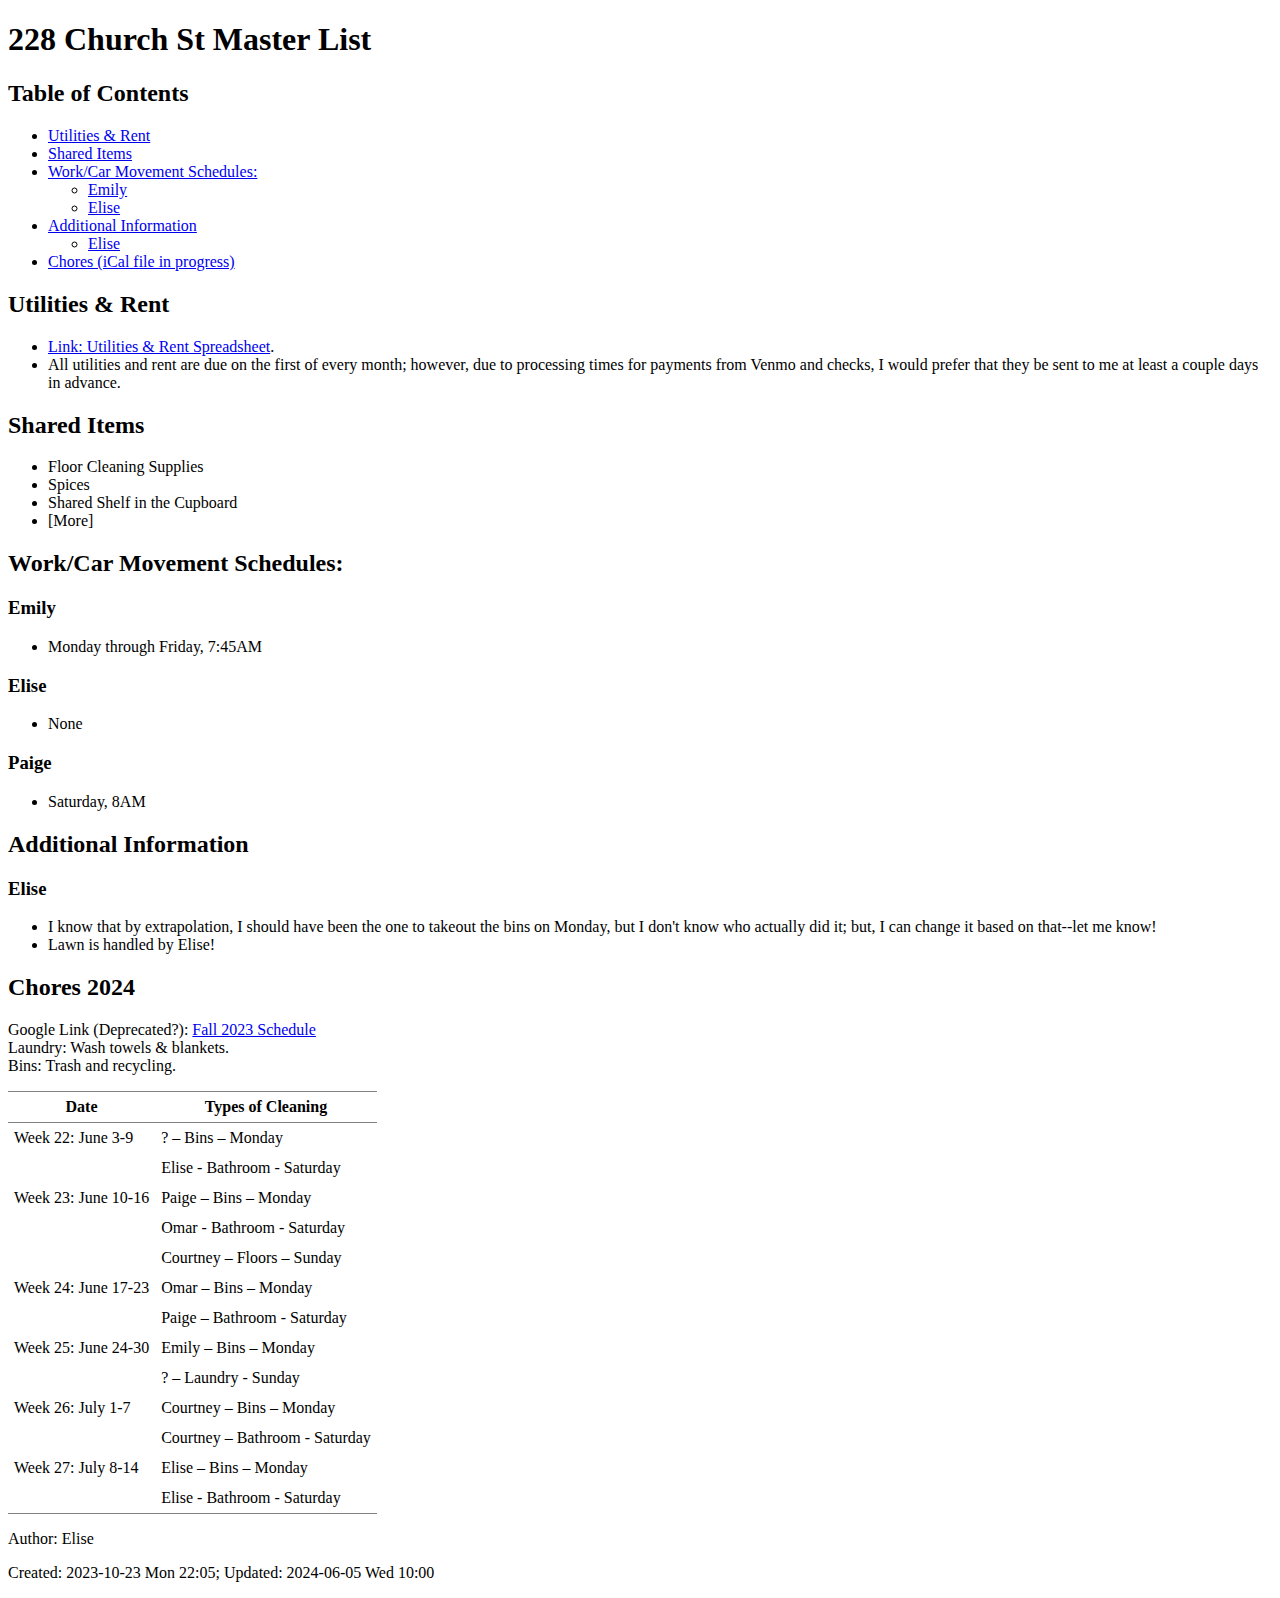
<file: 228.html>
<?xml version="1.0" encoding="utf-8"?>
<!DOCTYPE html PUBLIC "-//W3C//DTD XHTML 1.0 Strict//EN"
"http://www.w3.org/TR/xhtml1/DTD/xhtml1-strict.dtd">
<html xmlns="http://www.w3.org/1999/xhtml" lang="en" xml:lang="en">
<head>
<!-- 2023-10-23 Mon 22:05 -->
<meta http-equiv="Content-Type" content="text/html;charset=utf-8" />
<meta name="viewport" content="width=device-width, initial-scale=1" />
<title>228 Church St Master List</title>
<meta name="author" content="Elise" />
<meta name="generator" content="Org Mode" />
<link rel="stylesheet" type="text/css" href="https://fniessen.github.io/org-html-themes/src/readtheorg_theme/css/htmlize.css"/>
<link rel="stylesheet" type="text/css" href="https://fniessen.github.io/org-html-themes/src/readtheorg_theme/css/readtheorg.css"/>
<script src="https://ajax.googleapis.com/ajax/libs/jquery/2.1.3/jquery.min.js"></script>
<script src="https://maxcdn.bootstrapcdn.com/bootstrap/3.3.4/js/bootstrap.min.js"></script>
<script type="text/javascript" src="https://fniessen.github.io/org-html-themes/src/lib/js/jquery.stickytableheaders.min.js"></script>
<script type="text/javascript" src="https://fniessen.github.io/org-html-themes/src/readtheorg_theme/js/readtheorg.js"></script>
</head>
<body>
<div id="content" class="content">
<h1 class="title">228 Church St Master List</h1>
<div id="table-of-contents" role="doc-toc">
<h2>Table of Contents</h2>
<div id="text-table-of-contents" role="doc-toc">
<ul>
<li><a href="#org2ae998f">Utilities &amp; Rent</a></li>
<li><a href="#orgc24ed3a">Shared Items</a></li>
<li><a href="#org5a17586">Work/Car Movement Schedules:</a>
<ul>
<li><a href="#org7deb7ff">Emily</a></li>
<li><a href="#orgb0ad5bb">Elise</a></li>
</ul>
</li>
<li><a href="#org175905d">Additional Information</a>
<ul>
<li><a href="#orgf5acd3b">Elise</a></li>
</ul>
</li>
<li><a href="#org3626679">Chores (iCal file in progress)</a></li>
</ul>
</div>
</div>
<div id="outline-container-org2ae998f" class="outline-2">
<h2 id="org2ae998f">Utilities &amp; Rent</h2>
<div class="outline-text-2" id="text-org2ae998f">
<ul class="org-ul">
<li><a href="https://docs.google.com/spreadsheets/d/1idmaZiT0p6-IQ0Gw_txlsD-iV058Jx55lA0291kWFc0/edit?usp=sharing">Link: Utilities &amp; Rent Spreadsheet</a>.<br /></li>
<li>All utilities and rent are due on the first of every month; however, due to processing times for payments from Venmo and checks, I would prefer that they be sent to me at least a couple days in advance.<br /></li>
</ul>
</div>
</div>
<div id="outline-container-orgc24ed3a" class="outline-2">
<h2 id="orgc24ed3a">Shared Items</h2>
<div class="outline-text-2" id="text-orgc24ed3a">
<ul class="org-ul">
  <li>Floor Cleaning Supplies<br /></li>
  <li>Spices<br /></li>
  <li>Shared Shelf in the Cupboard<br /></li>
  <li>[More]<br /></li>
</ul>
</div>
</div>
<div id="outline-container-org5a17586" class="outline-2">
<h2 id="org5a17586">Work/Car Movement Schedules:</h2>
<div class="outline-text-2" id="text-org5a17586">
</div>
<div id="outline-container-org7deb7ff" class="outline-3">
<h3 id="org7deb7ff">Emily</h3>
<div class="outline-text-3" id="text-org7deb7ff">
<ul class="org-ul">
<li>Monday through Friday, 7:45AM<br /></li>
</ul>
</div>
</div>
<div id="outline-container-orgb0ad5bb" class="outline-3">
<h3 id="orgb0ad5bb">Elise</h3>
<div class="outline-text-3" id="text-orgb0ad5bb">
<ul class="org-ul">
<li>None<br /></li>
</ul>
<div id="outline-container-org8opl9" class="outline-3">
  <h3>Paige</h3>
  <ul class="org-ul">
    <li>Saturday, 8AM<br /></li>
  </ul>
</div>
</div>
</div>
</div>
<div id="outline-container-org175905d" class="outline-2">
<h2 id="org175905d">Additional Information</h2>
<div class="outline-text-2" id="text-org175905d">
</div>
<div id="outline-container-orgf5acd3b" class="outline-3">
<h3 id="orgf5acd3b">Elise</h3>
<div class="outline-text-3" id="text-orgf5acd3b">
<p>
<ul class="org-ul">
<li>I know that by extrapolation, I should have been the one to takeout the bins on Monday, but I don't know who actually did it; but, I can change it based on that--let me know!<br /></li>
<li>Lawn is handled by Elise!</li>
</ul>
</p>
</div>
</div>
</div>
<div id="outline-container-org3626679" class="outline-2">
<h2 id="org3626679">Chores 2024</h2>
<div class="outline-text-2" id="text-org3626679">
<p>
Google Link (Deprecated?): <a href="https://docs.google.com/document/d/1KSo67-Y_e5VMy_0qlZVFppKeAqlH0OOd7s0m-ORpcQo/edit?usp=sharing">Fall 2023 Schedule</a><br />
Laundry: Wash towels &amp; blankets.<br />
Bins: Trash and recycling.<br />
</p>

<table border="2" cellspacing="0" cellpadding="6" rules="groups" frame="hsides">


<colgroup>
<col  class="org-left" />

<col  class="org-left" />
</colgroup>
<thead>
<tr>
<th scope="col" class="org-left">Date</th>
<th scope="col" class="org-left">Types of Cleaning</th>
</tr>
</thead>
<tbody>
<tr>
<td class="org-left">Week 22: June 3-9</td>
<td class="org-left">? – Bins – Monday</td>
</tr>

<tr>
<td class="org-left">&#xa0;</td>
<td class="org-left">Elise - Bathroom - Saturday</td>
</tr>

<tr>
<td class="org-left">Week 23: June 10-16</td>
<td class="org-left">Paige – Bins – Monday</td>
</tr>

<tr>
<td class="org-left">&#xa0;</td>
<td class="org-left">Omar - Bathroom - Saturday</td>
</tr>

<tr>
<td class="org-left">&#xa0;</td>
<td class="org-left">Courtney – Floors – Sunday</td>
</tr>

<tr>
<td class="org-left">Week 24: June 17-23</td>
<td class="org-left">Omar – Bins – Monday</td>
</tr>

<tr>
<td class="org-left">&#xa0;</td>
<td class="org-left">Paige – Bathroom - Saturday</td>
</tr>

<tr>
<td class="org-left">Week 25: June 24-30</td>
<td class="org-left">Emily – Bins – Monday</td>
</tr>

<tr>
<td class="org-left">&#xa0;</td>
<td class="org-left">? – Laundry - Sunday</td>
</tr>

<tr>
<td class="org-left">Week 26: July 1-7</td>
<td class="org-left">Courtney – Bins – Monday</td>
</tr>

<tr>
<td class="org-left">&#xa0;</td>
<td class="org-left">Courtney – Bathroom - Saturday</td>
</tr>

<tr>
<td class="org-left">Week 27: July 8-14</td>
<td class="org-left">Elise – Bins – Monday</td>
</tr>

<tr>
<td class="org-left">&#xa0;</td>
<td class="org-left">Elise - Bathroom - Saturday</td>
</tr>
  
</tbody>
</table>
</div>
</div>
</div>
<div id="postamble" class="status">
<p class="author">Author: Elise</p>
<p class="date">Created: 2023-10-23 Mon 22:05; Updated: 2024-06-05 Wed 10:00</p>
</div>
</body>
</html>
</file>
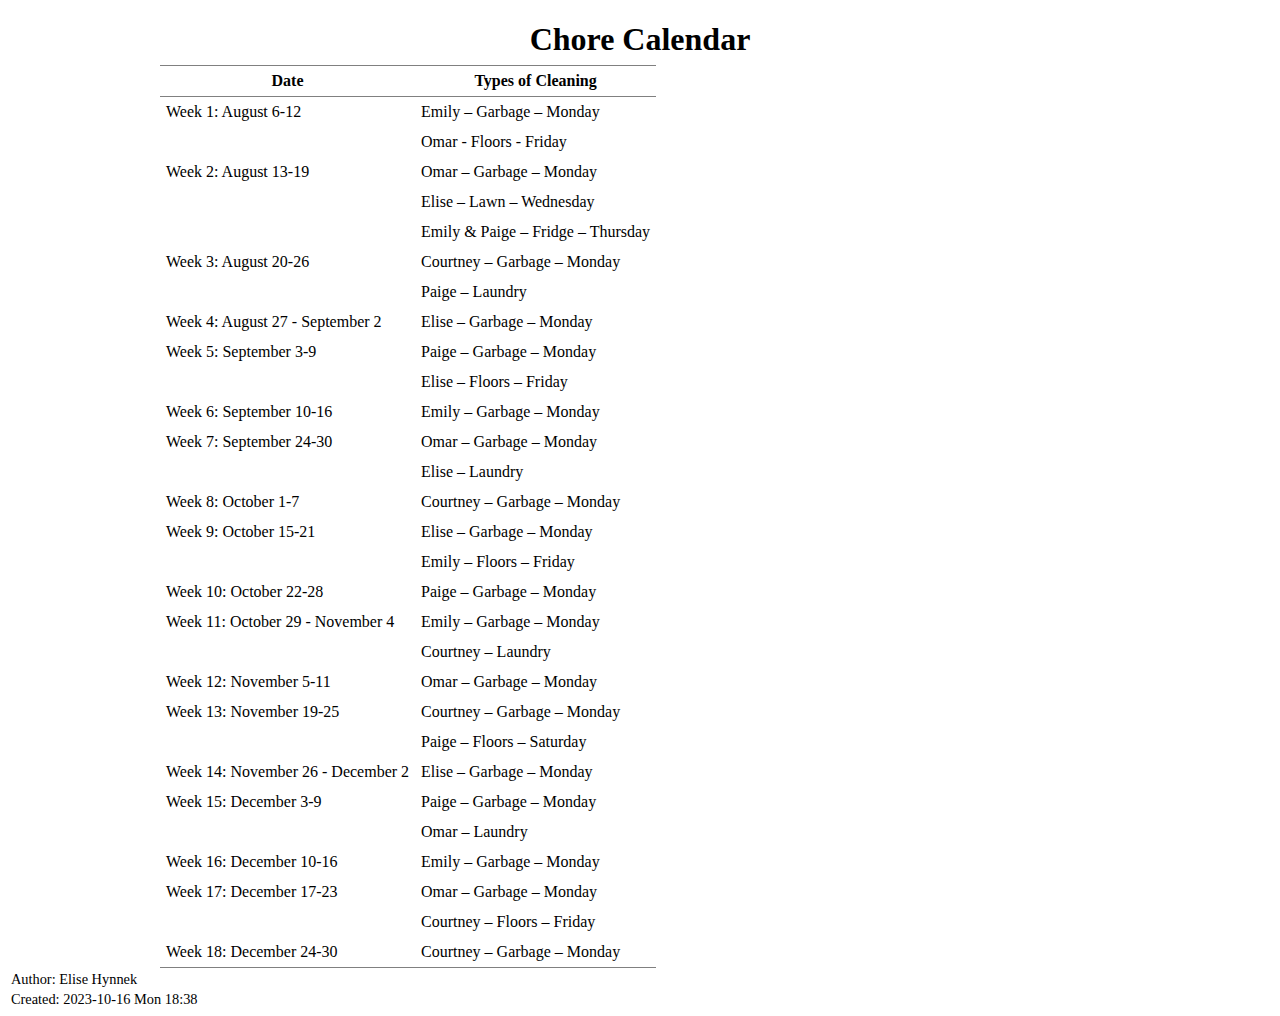
<file: Chore Calendar.html>
<?xml version="1.0" encoding="utf-8"?>
<!DOCTYPE html PUBLIC "-//W3C//DTD XHTML 1.0 Strict//EN"
"http://www.w3.org/TR/xhtml1/DTD/xhtml1-strict.dtd">
<html xmlns="http://www.w3.org/1999/xhtml" lang="en" xml:lang="en">
<head>
<!-- 2023-10-16 Mon 18:38 -->
<meta http-equiv="Content-Type" content="text/html;charset=utf-8" />
<meta name="viewport" content="width=device-width, initial-scale=1" />
<title>Chore Calendar</title>
<meta name="author" content="Elise Hynnek" />
<meta name="generator" content="Org Mode" />
<style>
  #content { max-width: 60em; margin: auto; }
  .title  { text-align: center;
             margin-bottom: .2em; }
  .subtitle { text-align: center;
              font-size: medium;
              font-weight: bold;
              margin-top:0; }
  .todo   { font-family: monospace; color: red; }
  .done   { font-family: monospace; color: green; }
  .priority { font-family: monospace; color: orange; }
  .tag    { background-color: #eee; font-family: monospace;
            padding: 2px; font-size: 80%; font-weight: normal; }
  .timestamp { color: #bebebe; }
  .timestamp-kwd { color: #5f9ea0; }
  .org-right  { margin-left: auto; margin-right: 0px;  text-align: right; }
  .org-left   { margin-left: 0px;  margin-right: auto; text-align: left; }
  .org-center { margin-left: auto; margin-right: auto; text-align: center; }
  .underline { text-decoration: underline; }
  #postamble p, #preamble p { font-size: 90%; margin: .2em; }
  p.verse { margin-left: 3%; }
  pre {
    border: 1px solid #e6e6e6;
    border-radius: 3px;
    background-color: #f2f2f2;
    padding: 8pt;
    font-family: monospace;
    overflow: auto;
    margin: 1.2em;
  }
  pre.src {
    position: relative;
    overflow: auto;
  }
  pre.src:before {
    display: none;
    position: absolute;
    top: -8px;
    right: 12px;
    padding: 3px;
    color: #555;
    background-color: #f2f2f299;
  }
  pre.src:hover:before { display: inline; margin-top: 14px;}
  /* Languages per Org manual */
  pre.src-asymptote:before { content: 'Asymptote'; }
  pre.src-awk:before { content: 'Awk'; }
  pre.src-authinfo::before { content: 'Authinfo'; }
  pre.src-C:before { content: 'C'; }
  /* pre.src-C++ doesn't work in CSS */
  pre.src-clojure:before { content: 'Clojure'; }
  pre.src-css:before { content: 'CSS'; }
  pre.src-D:before { content: 'D'; }
  pre.src-ditaa:before { content: 'ditaa'; }
  pre.src-dot:before { content: 'Graphviz'; }
  pre.src-calc:before { content: 'Emacs Calc'; }
  pre.src-emacs-lisp:before { content: 'Emacs Lisp'; }
  pre.src-fortran:before { content: 'Fortran'; }
  pre.src-gnuplot:before { content: 'gnuplot'; }
  pre.src-haskell:before { content: 'Haskell'; }
  pre.src-hledger:before { content: 'hledger'; }
  pre.src-java:before { content: 'Java'; }
  pre.src-js:before { content: 'Javascript'; }
  pre.src-latex:before { content: 'LaTeX'; }
  pre.src-ledger:before { content: 'Ledger'; }
  pre.src-lisp:before { content: 'Lisp'; }
  pre.src-lilypond:before { content: 'Lilypond'; }
  pre.src-lua:before { content: 'Lua'; }
  pre.src-matlab:before { content: 'MATLAB'; }
  pre.src-mscgen:before { content: 'Mscgen'; }
  pre.src-ocaml:before { content: 'Objective Caml'; }
  pre.src-octave:before { content: 'Octave'; }
  pre.src-org:before { content: 'Org mode'; }
  pre.src-oz:before { content: 'OZ'; }
  pre.src-plantuml:before { content: 'Plantuml'; }
  pre.src-processing:before { content: 'Processing.js'; }
  pre.src-python:before { content: 'Python'; }
  pre.src-R:before { content: 'R'; }
  pre.src-ruby:before { content: 'Ruby'; }
  pre.src-sass:before { content: 'Sass'; }
  pre.src-scheme:before { content: 'Scheme'; }
  pre.src-screen:before { content: 'Gnu Screen'; }
  pre.src-sed:before { content: 'Sed'; }
  pre.src-sh:before { content: 'shell'; }
  pre.src-sql:before { content: 'SQL'; }
  pre.src-sqlite:before { content: 'SQLite'; }
  /* additional languages in org.el's org-babel-load-languages alist */
  pre.src-forth:before { content: 'Forth'; }
  pre.src-io:before { content: 'IO'; }
  pre.src-J:before { content: 'J'; }
  pre.src-makefile:before { content: 'Makefile'; }
  pre.src-maxima:before { content: 'Maxima'; }
  pre.src-perl:before { content: 'Perl'; }
  pre.src-picolisp:before { content: 'Pico Lisp'; }
  pre.src-scala:before { content: 'Scala'; }
  pre.src-shell:before { content: 'Shell Script'; }
  pre.src-ebnf2ps:before { content: 'ebfn2ps'; }
  /* additional language identifiers per "defun org-babel-execute"
       in ob-*.el */
  pre.src-cpp:before  { content: 'C++'; }
  pre.src-abc:before  { content: 'ABC'; }
  pre.src-coq:before  { content: 'Coq'; }
  pre.src-groovy:before  { content: 'Groovy'; }
  /* additional language identifiers from org-babel-shell-names in
     ob-shell.el: ob-shell is the only babel language using a lambda to put
     the execution function name together. */
  pre.src-bash:before  { content: 'bash'; }
  pre.src-csh:before  { content: 'csh'; }
  pre.src-ash:before  { content: 'ash'; }
  pre.src-dash:before  { content: 'dash'; }
  pre.src-ksh:before  { content: 'ksh'; }
  pre.src-mksh:before  { content: 'mksh'; }
  pre.src-posh:before  { content: 'posh'; }
  /* Additional Emacs modes also supported by the LaTeX listings package */
  pre.src-ada:before { content: 'Ada'; }
  pre.src-asm:before { content: 'Assembler'; }
  pre.src-caml:before { content: 'Caml'; }
  pre.src-delphi:before { content: 'Delphi'; }
  pre.src-html:before { content: 'HTML'; }
  pre.src-idl:before { content: 'IDL'; }
  pre.src-mercury:before { content: 'Mercury'; }
  pre.src-metapost:before { content: 'MetaPost'; }
  pre.src-modula-2:before { content: 'Modula-2'; }
  pre.src-pascal:before { content: 'Pascal'; }
  pre.src-ps:before { content: 'PostScript'; }
  pre.src-prolog:before { content: 'Prolog'; }
  pre.src-simula:before { content: 'Simula'; }
  pre.src-tcl:before { content: 'tcl'; }
  pre.src-tex:before { content: 'TeX'; }
  pre.src-plain-tex:before { content: 'Plain TeX'; }
  pre.src-verilog:before { content: 'Verilog'; }
  pre.src-vhdl:before { content: 'VHDL'; }
  pre.src-xml:before { content: 'XML'; }
  pre.src-nxml:before { content: 'XML'; }
  /* add a generic configuration mode; LaTeX export needs an additional
     (add-to-list 'org-latex-listings-langs '(conf " ")) in .emacs */
  pre.src-conf:before { content: 'Configuration File'; }

  table { border-collapse:collapse; }
  caption.t-above { caption-side: top; }
  caption.t-bottom { caption-side: bottom; }
  td, th { vertical-align:top;  }
  th.org-right  { text-align: center;  }
  th.org-left   { text-align: center;   }
  th.org-center { text-align: center; }
  td.org-right  { text-align: right;  }
  td.org-left   { text-align: left;   }
  td.org-center { text-align: center; }
  dt { font-weight: bold; }
  .footpara { display: inline; }
  .footdef  { margin-bottom: 1em; }
  .figure { padding: 1em; }
  .figure p { text-align: center; }
  .equation-container {
    display: table;
    text-align: center;
    width: 100%;
  }
  .equation {
    vertical-align: middle;
  }
  .equation-label {
    display: table-cell;
    text-align: right;
    vertical-align: middle;
  }
  .inlinetask {
    padding: 10px;
    border: 2px solid gray;
    margin: 10px;
    background: #ffffcc;
  }
  #org-div-home-and-up
   { text-align: right; font-size: 70%; white-space: nowrap; }
  textarea { overflow-x: auto; }
  .linenr { font-size: smaller }
  .code-highlighted { background-color: #ffff00; }
  .org-info-js_info-navigation { border-style: none; }
  #org-info-js_console-label
    { font-size: 10px; font-weight: bold; white-space: nowrap; }
  .org-info-js_search-highlight
    { background-color: #ffff00; color: #000000; font-weight: bold; }
  .org-svg { }
</style>
</head>
<body>
<div id="content" class="content">
<h1 class="title">Chore Calendar</h1>
<table border="2" cellspacing="0" cellpadding="6" rules="groups" frame="hsides">


<colgroup>
<col  class="org-left" />

<col  class="org-left" />
</colgroup>
<thead>
<tr>
<th scope="col" class="org-left">Date</th>
<th scope="col" class="org-left">Types of Cleaning</th>
</tr>
</thead>
<tbody>
<tr>
<td class="org-left">Week 1: August 6-12</td>
<td class="org-left">Emily – Garbage – Monday</td>
</tr>

<tr>
<td class="org-left">&#xa0;</td>
<td class="org-left">Omar - Floors - Friday</td>
</tr>

<tr>
<td class="org-left">Week 2: August 13-19</td>
<td class="org-left">Omar – Garbage – Monday</td>
</tr>

<tr>
<td class="org-left">&#xa0;</td>
<td class="org-left">Elise – Lawn – Wednesday</td>
</tr>

<tr>
<td class="org-left">&#xa0;</td>
<td class="org-left">Emily &amp; Paige – Fridge – Thursday</td>
</tr>

<tr>
<td class="org-left">Week 3: August 20-26</td>
<td class="org-left">Courtney – Garbage – Monday</td>
</tr>

<tr>
<td class="org-left">&#xa0;</td>
<td class="org-left">Paige – Laundry</td>
</tr>

<tr>
<td class="org-left">Week 4: August 27 - September 2</td>
<td class="org-left">Elise – Garbage – Monday</td>
</tr>

<tr>
<td class="org-left">Week 5: September 3-9</td>
<td class="org-left">Paige – Garbage – Monday</td>
</tr>

<tr>
<td class="org-left">&#xa0;</td>
<td class="org-left">Elise – Floors – Friday</td>
</tr>

<tr>
<td class="org-left">Week 6: September 10-16</td>
<td class="org-left">Emily – Garbage – Monday</td>
</tr>

<tr>
<td class="org-left">Week 7: September 24-30</td>
<td class="org-left">Omar – Garbage – Monday</td>
</tr>

<tr>
<td class="org-left">&#xa0;</td>
<td class="org-left">Elise – Laundry</td>
</tr>

<tr>
<td class="org-left">Week 8: October 1-7</td>
<td class="org-left">Courtney – Garbage – Monday</td>
</tr>

<tr>
<td class="org-left">Week 9: October 15-21</td>
<td class="org-left">Elise – Garbage – Monday</td>
</tr>

<tr>
<td class="org-left">&#xa0;</td>
<td class="org-left">Emily – Floors – Friday</td>
</tr>

<tr>
<td class="org-left">Week 10: October 22-28</td>
<td class="org-left">Paige – Garbage – Monday</td>
</tr>

<tr>
<td class="org-left">Week 11: October 29 - November 4</td>
<td class="org-left">Emily – Garbage – Monday</td>
</tr>

<tr>
<td class="org-left">&#xa0;</td>
<td class="org-left">Courtney – Laundry</td>
</tr>

<tr>
<td class="org-left">Week 12: November 5-11</td>
<td class="org-left">Omar – Garbage – Monday</td>
</tr>

<tr>
<td class="org-left">Week 13: November 19-25</td>
<td class="org-left">Courtney – Garbage – Monday</td>
</tr>

<tr>
<td class="org-left">&#xa0;</td>
<td class="org-left">Paige – Floors – Saturday</td>
</tr>

<tr>
<td class="org-left">Week 14: November 26 - December 2</td>
<td class="org-left">Elise – Garbage – Monday</td>
</tr>

<tr>
<td class="org-left">Week 15: December 3-9</td>
<td class="org-left">Paige – Garbage – Monday</td>
</tr>

<tr>
<td class="org-left">&#xa0;</td>
<td class="org-left">Omar – Laundry</td>
</tr>

<tr>
<td class="org-left">Week 16: December 10-16</td>
<td class="org-left">Emily – Garbage – Monday</td>
</tr>

<tr>
<td class="org-left">Week 17: December 17-23</td>
<td class="org-left">Omar – Garbage – Monday</td>
</tr>

<tr>
<td class="org-left">&#xa0;</td>
<td class="org-left">Courtney – Floors – Friday</td>
</tr>

<tr>
<td class="org-left">Week 18: December 24-30</td>
<td class="org-left">Courtney – Garbage – Monday</td>
</tr>
</tbody>
</table>
</div>
<div id="postamble" class="status">
<p class="author">Author: Elise Hynnek</p>
<p class="date">Created: 2023-10-16 Mon 18:38</p>
</div>
</body>
</html>
</file>
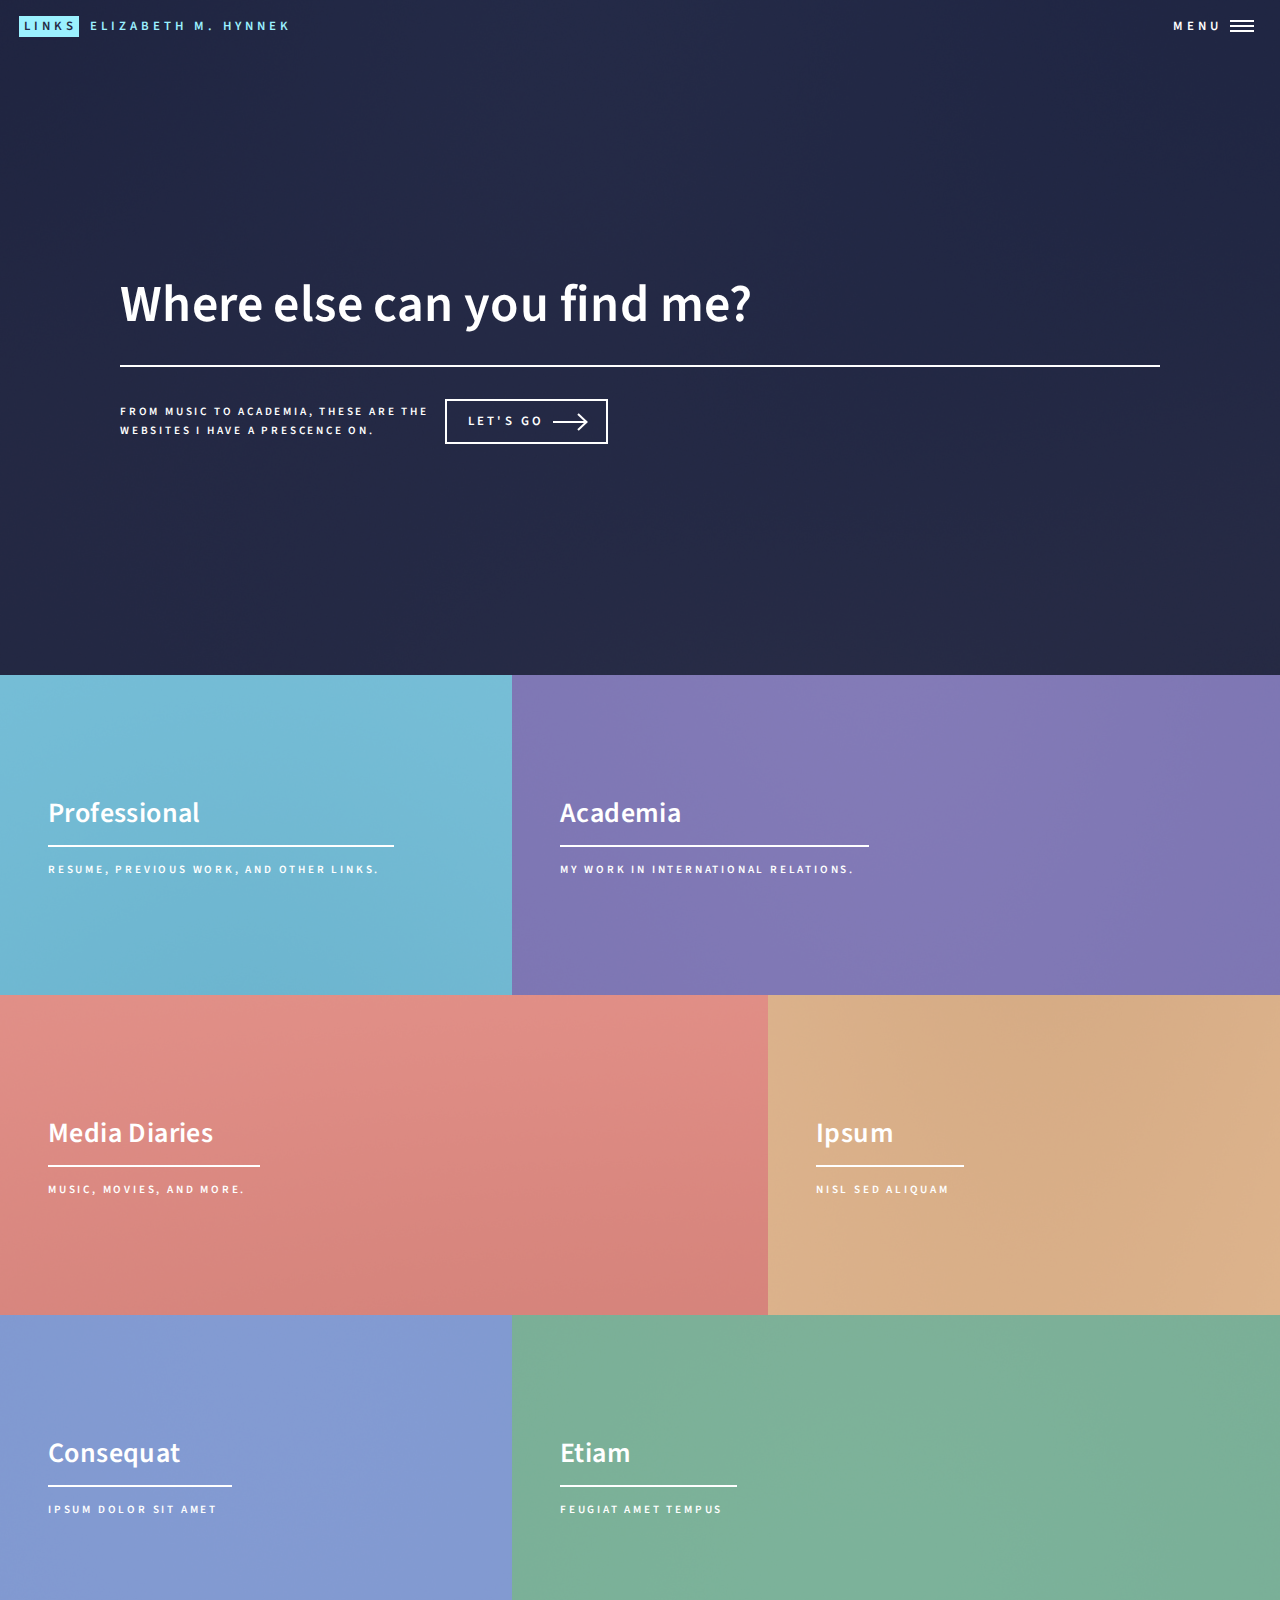
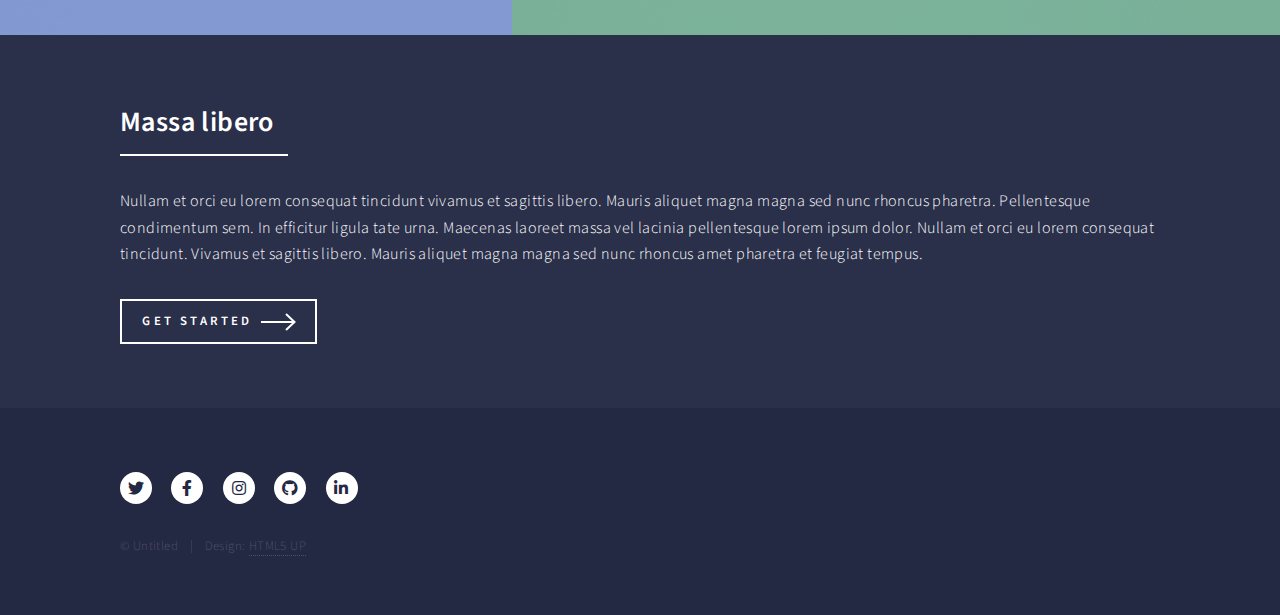
<file: links.html>
<!DOCTYPE HTML>
<!--
	Forty by HTML5 UP
	html5up.net | @ajlkn
	Free for personal and commercial use under the CCA 3.0 license (html5up.net/license)
-->
<html>
	<head>
		<title>Elizabeth Hynnek's Links</title>
		<meta charset="utf-8" />
		<meta name="viewport" content="width=device-width, initial-scale=1, user-scalable=no" />
		<link rel="stylesheet" href="assets/css/main2.css" />
		<noscript><link rel="stylesheet" href="assets/css/noscript2.css" /></noscript>
	</head>
	<body class="is-preload">

		<!-- Wrapper -->
			<div id="wrapper">

				<!-- Header -->
					<header id="header" class="alt">
						<a href="index.html" class="logo"><strong>Links</strong> <span>Elizabeth M. Hynnek</span></a>
						<nav>
							<a href="#menu">Menu</a>
						</nav>
					</header>

				<!-- Menu -->
					<nav id="menu">
						<ul class="links">
							<li><a href="index.html">Home</a></li>
							<li><a href="landing.html">Landing</a></li>
							<li><a href="generic.html">Generic</a></li>
							<li><a href="elements.html">Elements</a></li>
						</ul>
						<ul class="actions stacked">
							<li><a href="#" class="button primary fit">Get Started</a></li>
							<li><a href="#" class="button fit">Log In</a></li>
						</ul>
					</nav>

				<!-- Banner -->
					<section id="banner" class="major">
						<div class="inner">
							<header class="major">
								<h1>Where else can you find me?</h1>
							</header>
							<div class="content">
								<p>From music to academia, these are the<br />
								websites I have a prescence on.</p>
								<ul class="actions">
									<li><a href="#one" class="button next scrolly">Let's go</a></li>
								</ul>
							</div>
						</div>
					</section>

				<!-- Main -->
					<div id="main">

						<!-- One -->
							<section id="one" class="tiles">
								<article>
									<span class="image">
										<img src="images/pic01.jpg" alt="" />
									</span>
									<header class="major">
										<h3><a href="landing.html" class="link">Professional</a></h3>
										<p>Resume, previous work, and other links.</p>
									</header>
								</article>
								<article>
									<span class="image">
										<img src="images/pic02.jpg" alt="" />
									</span>
									<header class="major">
										<h3><a href="landing.html" class="link">Academia</a></h3>
										<p>My work in International Relations.</p>
									</header>
								</article>
								<article>
									<span class="image">
										<img src="images/pic03.jpg" alt="" />
									</span>
									<header class="major">
										<h3><a href="landing.html" class="link">Media Diaries</a></h3>
										<p>Music, movies, and more.</p>
									</header>
								</article>
								<article>
									<span class="image">
										<img src="images/pic04.jpg" alt="" />
									</span>
									<header class="major">
										<h3><a href="landing.html" class="link">Ipsum</a></h3>
										<p>Nisl sed aliquam</p>
									</header>
								</article>
								<article>
									<span class="image">
										<img src="images/pic05.jpg" alt="" />
									</span>
									<header class="major">
										<h3><a href="landing.html" class="link">Consequat</a></h3>
										<p>Ipsum dolor sit amet</p>
									</header>
								</article>
								<article>
									<span class="image">
										<img src="images/pic06.jpg" alt="" />
									</span>
									<header class="major">
										<h3><a href="landing.html" class="link">Etiam</a></h3>
										<p>Feugiat amet tempus</p>
									</header>
								</article>
							</section>

						<!-- Two -->
							<section id="two">
								<div class="inner">
									<header class="major">
										<h2>Massa libero</h2>
									</header>
									<p>Nullam et orci eu lorem consequat tincidunt vivamus et sagittis libero. Mauris aliquet magna magna sed nunc rhoncus pharetra. Pellentesque condimentum sem. In efficitur ligula tate urna. Maecenas laoreet massa vel lacinia pellentesque lorem ipsum dolor. Nullam et orci eu lorem consequat tincidunt. Vivamus et sagittis libero. Mauris aliquet magna magna sed nunc rhoncus amet pharetra et feugiat tempus.</p>
									<ul class="actions">
										<li><a href="landing.html" class="button next">Get Started</a></li>
									</ul>
								</div>
							</section>

					</div>

				<!-- Footer -->
					<footer id="footer">
						<div class="inner">
							<ul class="icons">
								<li><a href="#" class="icon brands alt fa-twitter"><span class="label">Twitter</span></a></li>
								<li><a href="#" class="icon brands alt fa-facebook-f"><span class="label">Facebook</span></a></li>
								<li><a href="#" class="icon brands alt fa-instagram"><span class="label">Instagram</span></a></li>
								<li><a href="#" class="icon brands alt fa-github"><span class="label">GitHub</span></a></li>
								<li><a href="#" class="icon brands alt fa-linkedin-in"><span class="label">LinkedIn</span></a></li>
							</ul>
							<ul class="copyright">
								<li>&copy; Untitled</li><li>Design: <a href="https://html5up.net">HTML5 UP</a></li>
							</ul>
						</div>
					</footer>

			</div>

		<!-- Scripts -->
			<script src="assets/js/jquery.min.js"></script>
			<script src="assets/js/jquery.scrolly.min.js"></script>
			<script src="assets/js/jquery.scrollex.min.js"></script>
			<script src="assets/js/browser.min.js"></script>
			<script src="assets/js/breakpoints.min.js"></script>
			<script src="assets/js/util.js"></script>
			<script src="assets/js/main.js"></script>

	</body>
</html>
</file>
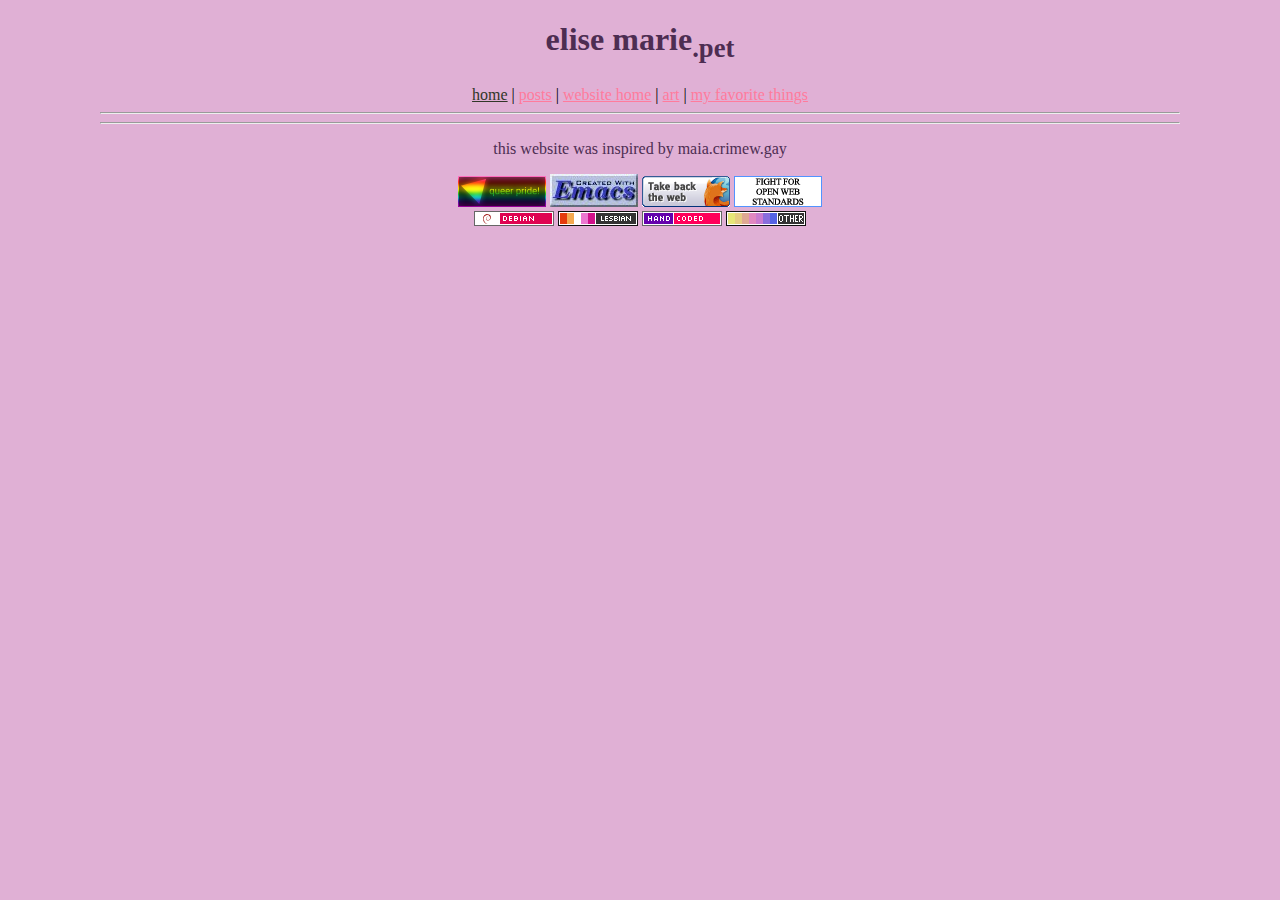
<file: blog/favs.html>
<!DOCTYPE html>
<html lang="en">
<head>
  <title>elise marie</title>
</head>

<style>
  h1 {text-align: center;}
  p {text-align: center;
     color:#4D2D52;}
  div {text-align: center;}
  body {margin: 100px;
        margin-top: 0px;
       }
  img {max-width:15%;}
</style>

<!-- HEADER -->

<body style="background-color:#E0B0D5;">
  <header id="site_header">
    <h1 style="color:#4D2D52;">elise marie<sub>.pet</sub></h1>
    <div style="center;" title="nav">
        <span><a href="/blog/home2.html/" class="active" style="color:#313628;">home</a></span>
            <span>|</span>
        <span><a href="posts.html/" style="color:#FF7B9C;">posts</a></span>
            <span>|</span>
        <span><a href="/home.html/" style="color:#FF7B9C;">website home</a></span>
            <span>|</span>
        <span><a href="/home.html/" style="color:#FF7B9C;">art</a></span>
            <span>|</span>
        <span><a href="/favs.html/" style="color:#FF7B9C;">my favorite things</a></span>
    <hr>
  </header>

<!-- CONTENT -->



<!-- FOOTER -->
<footer>
  <hr>
  <p>this website was inspired by maia.crimew.gay</p>

  <div class="badges">
    <img src="img/queer.png" alt="queer pride" title="queers are the backbone of society">
    <img src="img/createdwithemacs.jpg" alt="created with emacs" title="emacs > vim">
    <img src="img/fftake.gif" alt="firefox take back the web">
    <img src="img/google_stand.gif" alt="no gooogle on this website">
    <br>
    <img src="img/debian.png" alt="debian linux badge" title="debian user, though i also use arch <3>">
    <img src="img/lgbt_lesbian.png" alt="lesbian badge">
    <img src="img/handcoded.png" alt="hand coded badge">
    <img src="img/otherkin.png" alt="otherkin web badge">
  </div>
</footer>
</body>
</html>
</file>
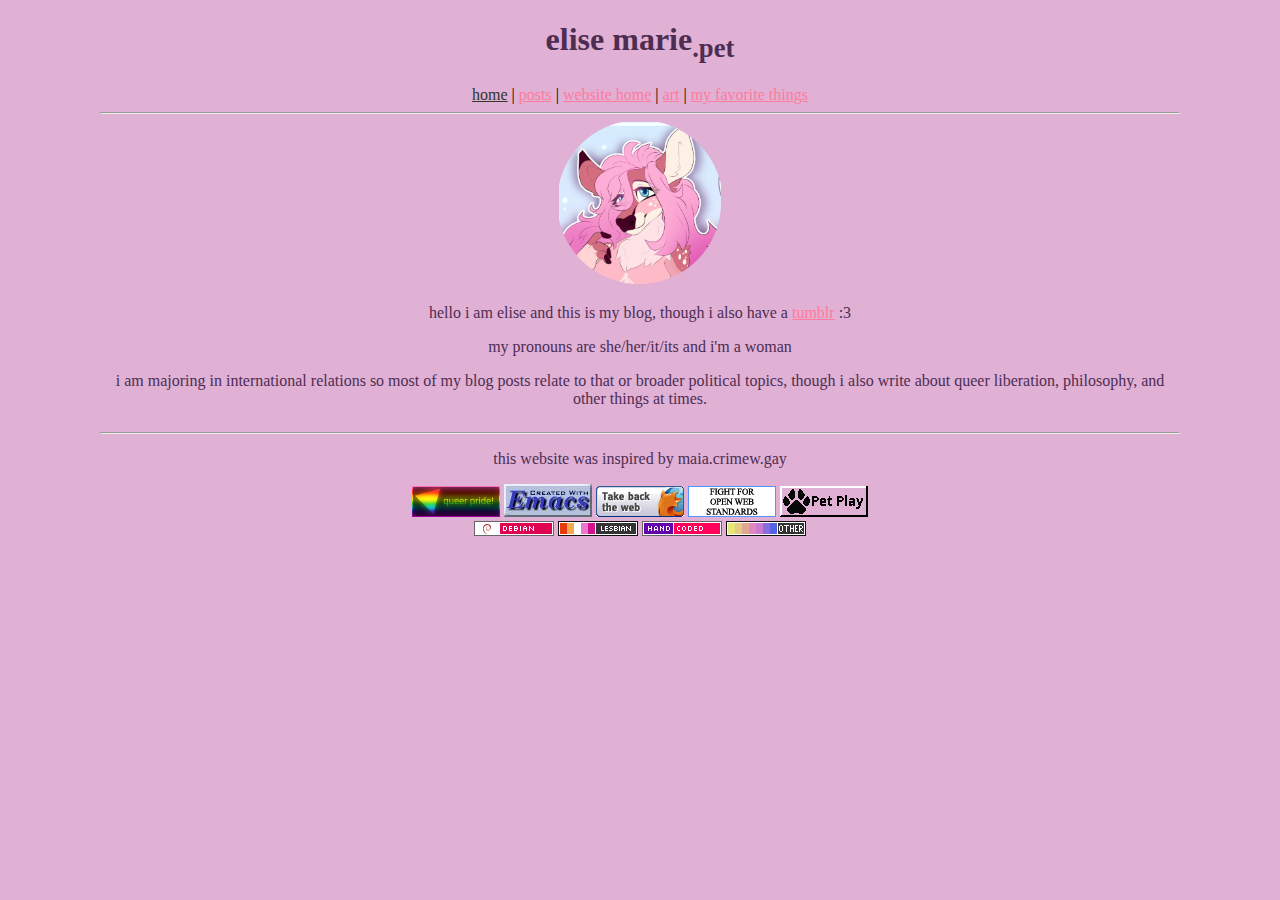
<file: blog/home2.html>
<!DOCTYPE html>
<html lang="en">
<head>
  <title>elise marie</title>
</head>

<style>
  h1 {text-align: center;}
  p {text-align: center;
     color:#4D2D52;}
  div {text-align: center;}
  body {margin: 100px;
        margin-top: 0px;
       }
  img {max-width:15%;}
</style>


<body style="background-color:#E0B0D5;">
  <header id="site_header">
    <h1 style="color:#4D2D52;">elise marie<sub>.pet</sub></h1>
    <div style="center;" title="nav">
        <span><a href="/blog/home2.html/" class="active" style="color:#313628;">home</a></span>
            <span>|</span>
        <span><a href="posts.html/" style="color:#FF7B9C;">posts</a></span>
            <span>|</span>
        <span><a href="/home.html/" style="color:#FF7B9C;">website home</a></span>
            <span>|</span>
        <span><a href="/home.html/" style="color:#FF7B9C;">art</a></span>
            <span>|</span>
        <span><a href="/favs.html/" style="color:#FF7B9C;">my favorite things</a></span>
    <hr>
  </header>

<div style="display: flex; flex-wrap: wrap; justify-content: center;">
  <div style="flex-grow: 2; flex-shrink: 2; flex-basis: 60%;">
    <img src="img/addie-rounded.png" alt="fursona headshot--a pink haired doe" title="my fursona!">
  </div>
  <div style="flex-grow: 2; flex-shrink: 2; flex-basis: 60%">
    <p> hello i am elise and this is my blog, though i also have a

      <a href="https://transchewtoy.tumblr.com" style="color:#FF7B9C;">tumblr</a>
      
      :3 </p>
    <p>my pronouns are she/her/it/its and i'm a woman</p>
    <p>
      i am majoring in international relations so most of my blog posts relate to that or broader political topics, though i also write about queer liberation, philosophy, and other things at times.
    </p>
  </div>
</div>

<!-- FOOTER -->
<footer>
  <hr>
  <p>this website was inspired by maia.crimew.gay</p>

  <div class="badges">
    <img src="img/queer.png" alt="queer pride" title="queers are the backbone of society">
    <img src="img/createdwithemacs.jpg" alt="created with emacs" title="emacs > vim">
    <img src="img/fftake.gif" alt="firefox take back the web">
    <img src="img/google_stand.gif" alt="no gooogle on this website">
    <img src="img/pet_play2.png" alt="pet play badge">
    <br>
    <img src="img/debian.png" alt="debian linux badge" title="debian user, though i also use arch <3>">
    <img src="img/lgbt_lesbian.png" alt="lesbian badge">
    <img src="img/handcoded.png" alt="hand coded badge">
    <img src="img/otherkin.png" alt="otherkin web badge">
  </div>
</footer>
</body>
</html>
</file>
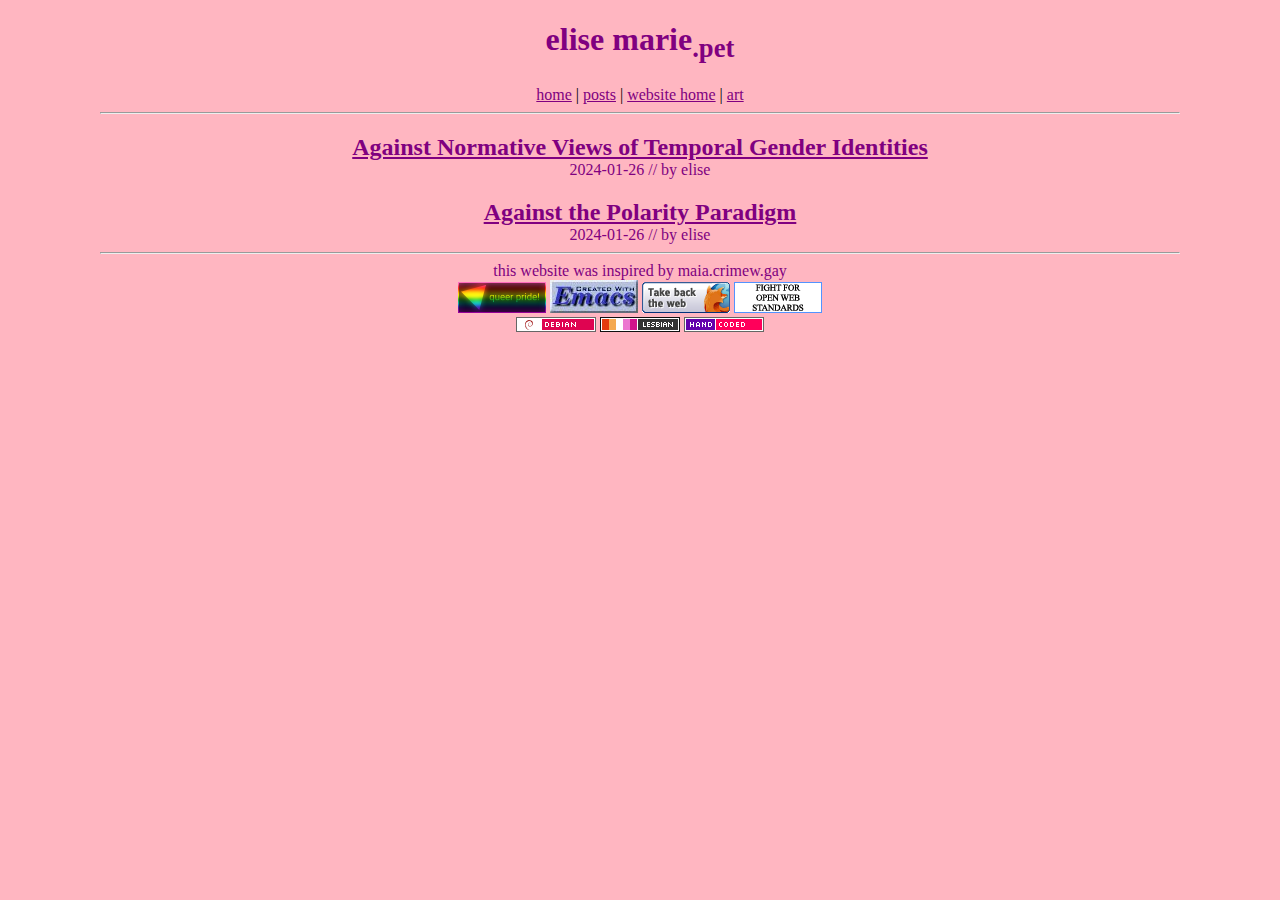
<file: blog/posts.html>
<!DOCTYPE html>
<html lang="en">
<head>
  <title>elise marie</title>
</head>

<style>
  h1 {text-align: center;}
  p {text-align: center;}
  div {text-align: center;}
  body {margin: 100px;
        margin-top: 0px;
       }
  img {max-width:15%;}
  a {color:purple;}
  ul {margin: 0;
      padding: 0;
      list-style-type: none;
  }
  p {   margin:0;
        padding:0;
        margin-top:0;
        color:purple;}
  h2 {margin-top:10;
      padding:0;
      margin-bottom:0;}
</style>

<!-- HEADER -->

<body style="background-color:LightPink;">
  <header id="site_header">
    <h1 style="color:purple;">elise marie<sub>.pet</sub></h1>
    <div style="center;" title="nav">
        <span><a href="/blog/home2.html/" class="active">home</a></span>
            <span>|</span>
        <span><a href="/blog/posts/" style="color:purple;">posts</a></span>
            <span>|</span>
        <span><a href="/home.html/" style="color:purple;">website home</a></span>
            <span>|</span>
        <span><a href="/home.html/" style="color:purple;">art</a></span>
    <hr>
  </header>

<!-- CONTENT -->
  
<div>
  <ul>
    <li>
      <a href="/posts/gender-temporality">
        <h2>
          Against Normative Views of Temporal Gender Identities
        </h2>
      </a>
      <div class="byline">
        <p>2024-01-26 // by elise</p>
      </div>
    </li>
    <li>
      <a href="/posts/polarity-paradigm">
        <h2>Against the Polarity Paradigm</h2>
      </a>
      <div class="byline">
        <p>2024-01-26 // by elise</p>
      </div>
    </li>
  </ul>
</div>

<!-- FOOTER -->
<footer>
  <hr>
  <p>this website was inspired by maia.crimew.gay</p>

  <div class="badges">
    <img src="img/queer.png" alt="queer pride" title="queers are the backbone of society">
    <img src="img/createdwithemacs.jpg" alt="created with emacs" title="emacs > vim">
    <img src="img/fftake.gif" alt="firefox take back the web">
    <img src="img/google_stand.gif" alt="no gooogle on this website">
    <br>
    <img src="img/debian.png" alt="debian linux badge" title="debian user, though i also use arch <3>">
    <img src="img/lgbt_lesbian.png" alt="lesbian badge">
    <img src="img/handcoded.png" alt="hand coded badge">
  </div>
</footer>
</body>
</html>
</file>
<file: assets/css/noscript2.css>
/*
	Forty by HTML5 UP
	html5up.net | @ajlkn
	Free for personal and commercial use under the CCA 3.0 license (html5up.net/license)
*/

/* Banner */

	body.is-preload #banner:after {
		opacity: 0.85;
	}

	body.is-preload #banner > .inner {
		-moz-filter: none;
		-webkit-filter: none;
		-ms-filter: none;
		filter: none;
		-moz-transform: none;
		-webkit-transform: none;
		-ms-transform: none;
		transform: none;
		opacity: 1;
	}
</file>
<file: assets/css/main2.css>
@import url(fontawesome-all.min.css);
@import url("https://fonts.googleapis.com/css?family=Source+Sans+Pro:300,300italic,600,600italic");

/*
	Forty by HTML5 UP
	html5up.net | @ajlkn
	Free for personal and commercial use under the CCA 3.0 license (html5up.net/license)
*/

html, body, div, span, applet, object,
iframe, h1, h2, h3, h4, h5, h6, p, blockquote,
pre, a, abbr, acronym, address, big, cite,
code, del, dfn, em, img, ins, kbd, q, s, samp,
small, strike, strong, sub, sup, tt, var, b,
u, i, center, dl, dt, dd, ol, ul, li, fieldset,
form, label, legend, table, caption, tbody,
tfoot, thead, tr, th, td, article, aside,
canvas, details, embed, figure, figcaption,
footer, header, hgroup, menu, nav, output, ruby,
section, summary, time, mark, audio, video {
	margin: 0;
	padding: 0;
	border: 0;
	font-size: 100%;
	font: inherit;
	vertical-align: baseline;}

article, aside, details, figcaption, figure,
footer, header, hgroup, menu, nav, section {
	display: block;}

body {
	line-height: 1;
}

ol, ul {
	list-style: none;
}

blockquote, q {
	quotes: none;
}

	blockquote:before, blockquote:after, q:before, q:after {
		content: '';
		content: none;
	}

table {
	border-collapse: collapse;
	border-spacing: 0;
}

body {
	-webkit-text-size-adjust: none;
}

mark {
	background-color: transparent;
	color: inherit;
}

input::-moz-focus-inner {
	border: 0;
	padding: 0;
}

input, select, textarea {
	-moz-appearance: none;
	-webkit-appearance: none;
	-ms-appearance: none;
	appearance: none;
}

/* Basic */

	@-ms-viewport {
		width: device-width;
	}

	body {
		-ms-overflow-style: scrollbar;
	}

	@media screen and (max-width: 480px) {

		html, body {
			min-width: 320px;
		}

	}

	html {
		box-sizing: border-box;
	}

	*, *:before, *:after {
		box-sizing: inherit;
	}

	body {
		background: #242943;
	}

		body.is-preload *, body.is-preload *:before, body.is-preload *:after {
			-moz-animation: none !important;
			-webkit-animation: none !important;
			-ms-animation: none !important;
			animation: none !important;
			-moz-transition: none !important;
			-webkit-transition: none !important;
			-ms-transition: none !important;
			transition: none !important;
		}

/* Type */

	body, input, select, textarea {
		color: #ffffff;
		font-family: "Source Sans Pro", Helvetica, sans-serif;
		font-size: 17pt;
		font-weight: 300;
		letter-spacing: 0.025em;
		line-height: 1.65;
	}

		@media screen and (max-width: 1680px) {

			body, input, select, textarea {
				font-size: 14pt;
			}

		}

		@media screen and (max-width: 1280px) {

			body, input, select, textarea {
				font-size: 12pt;
			}

		}

		@media screen and (max-width: 360px) {

			body, input, select, textarea {
				font-size: 11pt;
			}

		}

	a {
		-moz-transition: color 0.2s ease-in-out, border-bottom-color 0.2s ease-in-out;
		-webkit-transition: color 0.2s ease-in-out, border-bottom-color 0.2s ease-in-out;
		-ms-transition: color 0.2s ease-in-out, border-bottom-color 0.2s ease-in-out;
		transition: color 0.2s ease-in-out, border-bottom-color 0.2s ease-in-out;
		border-bottom: dotted 1px;
		color: inherit;
		text-decoration: none;
	}

		a:hover {
			border-bottom-color: transparent;
			color: #9bf1ff !important;
		}

		a:active {
			color: #53e3fb !important;
		}

	strong, b {
		color: #ffffff;
		font-weight: 600;
	}

	em, i {
		font-style: italic;
	}

	p {
		margin: 0 0 2em 0;
	}

	h1, h2, h3, h4, h5, h6 {
		color: #ffffff;
		font-weight: 600;
		line-height: 1.65;
		margin: 0 0 1em 0;
	}

		h1 a, h2 a, h3 a, h4 a, h5 a, h6 a {
			color: inherit;
			border-bottom: 0;
		}

	h1 {
		font-size: 2.5em;
	}

	h2 {
		font-size: 1.75em;
	}

	h3 {
		font-size: 1.35em;
	}

	h4 {
		font-size: 1.1em;
	}

	h5 {
		font-size: 0.9em;
	}

	h6 {
		font-size: 0.7em;
	}

	@media screen and (max-width: 736px) {

		h1 {
			font-size: 2em;
		}

		h2 {
			font-size: 1.5em;
		}

		h3 {
			font-size: 1.25em;
		}

	}

	sub {
		font-size: 0.8em;
		position: relative;
		top: 0.5em;
	}

	sup {
		font-size: 0.8em;
		position: relative;
		top: -0.5em;
	}

	blockquote {
		border-left: solid 4px rgba(212, 212, 255, 0.1);
		font-style: italic;
		margin: 0 0 2em 0;
		padding: 0.5em 0 0.5em 2em;
	}

	code {
		background: rgba(212, 212, 255, 0.035);
		font-family: "Courier New", monospace;
		font-size: 0.9em;
		margin: 0 0.25em;
		padding: 0.25em 0.65em;
	}

	pre {
		-webkit-overflow-scrolling: touch;
		font-family: "Courier New", monospace;
		font-size: 0.9em;
		margin: 0 0 2em 0;
	}

		pre code {
			display: block;
			line-height: 1.75;
			padding: 1em 1.5em;
			overflow-x: auto;
		}

	hr {
		border: 0;
		border-bottom: solid 1px rgba(212, 212, 255, 0.1);
		margin: 2em 0;
	}

		hr.major {
			margin: 3em 0;
		}

	.align-left {
		text-align: left;
	}

	.align-center {
		text-align: center;
	}

	.align-right {
		text-align: right;
	}

/* Row */

	.row {
		display: flex;
		flex-wrap: wrap;
		box-sizing: border-box;
		align-items: stretch;
	}

		.row > * {
			box-sizing: border-box;
		}

		.row.gtr-uniform > * > :last-child {
			margin-bottom: 0;
		}

		.row.aln-left {
			justify-content: flex-start;
		}

		.row.aln-center {
			justify-content: center;
		}

		.row.aln-right {
			justify-content: flex-end;
		}

		.row.aln-top {
			align-items: flex-start;
		}

		.row.aln-middle {
			align-items: center;
		}

		.row.aln-bottom {
			align-items: flex-end;
		}

		.row > .imp {
			order: -1;
		}

		.row > .col-1 {
			width: 8.33333%;
		}

		.row > .off-1 {
			margin-left: 8.33333%;
		}

		.row > .col-2 {
			width: 16.66667%;
		}

		.row > .off-2 {
			margin-left: 16.66667%;
		}

		.row > .col-3 {
			width: 25%;
		}

		.row > .off-3 {
			margin-left: 25%;
		}

		.row > .col-4 {
			width: 33.33333%;
		}

		.row > .off-4 {
			margin-left: 33.33333%;
		}

		.row > .col-5 {
			width: 41.66667%;
		}

		.row > .off-5 {
			margin-left: 41.66667%;
		}

		.row > .col-6 {
			width: 50%;
		}

		.row > .off-6 {
			margin-left: 50%;
		}

		.row > .col-7 {
			width: 58.33333%;
		}

		.row > .off-7 {
			margin-left: 58.33333%;
		}

		.row > .col-8 {
			width: 66.66667%;
		}

		.row > .off-8 {
			margin-left: 66.66667%;
		}

		.row > .col-9 {
			width: 75%;
		}

		.row > .off-9 {
			margin-left: 75%;
		}

		.row > .col-10 {
			width: 83.33333%;
		}

		.row > .off-10 {
			margin-left: 83.33333%;
		}

		.row > .col-11 {
			width: 91.66667%;
		}

		.row > .off-11 {
			margin-left: 91.66667%;
		}

		.row > .col-12 {
			width: 100%;
		}

		.row > .off-12 {
			margin-left: 100%;
		}

		.row.gtr-0 {
			margin-top: 0;
			margin-left: 0em;
		}

			.row.gtr-0 > * {
				padding: 0 0 0 0em;
			}

			.row.gtr-0.gtr-uniform {
				margin-top: 0em;
			}

				.row.gtr-0.gtr-uniform > * {
					padding-top: 0em;
				}

		.row.gtr-25 {
			margin-top: 0;
			margin-left: -0.5em;
		}

			.row.gtr-25 > * {
				padding: 0 0 0 0.5em;
			}

			.row.gtr-25.gtr-uniform {
				margin-top: -0.5em;
			}

				.row.gtr-25.gtr-uniform > * {
					padding-top: 0.5em;
				}

		.row.gtr-50 {
			margin-top: 0;
			margin-left: -1em;
		}

			.row.gtr-50 > * {
				padding: 0 0 0 1em;
			}

			.row.gtr-50.gtr-uniform {
				margin-top: -1em;
			}

				.row.gtr-50.gtr-uniform > * {
					padding-top: 1em;
				}

		.row {
			margin-top: 0;
			margin-left: -2em;
		}

			.row > * {
				padding: 0 0 0 2em;
			}

			.row.gtr-uniform {
				margin-top: -2em;
			}

				.row.gtr-uniform > * {
					padding-top: 2em;
				}

		.row.gtr-150 {
			margin-top: 0;
			margin-left: -3em;
		}

			.row.gtr-150 > * {
				padding: 0 0 0 3em;
			}

			.row.gtr-150.gtr-uniform {
				margin-top: -3em;
			}

				.row.gtr-150.gtr-uniform > * {
					padding-top: 3em;
				}

		.row.gtr-200 {
			margin-top: 0;
			margin-left: -4em;
		}

			.row.gtr-200 > * {
				padding: 0 0 0 4em;
			}

			.row.gtr-200.gtr-uniform {
				margin-top: -4em;
			}

				.row.gtr-200.gtr-uniform > * {
					padding-top: 4em;
				}

		@media screen and (max-width: 1680px) {

			.row {
				display: flex;
				flex-wrap: wrap;
				box-sizing: border-box;
				align-items: stretch;
			}

				.row > * {
					box-sizing: border-box;
				}

				.row.gtr-uniform > * > :last-child {
					margin-bottom: 0;
				}

				.row.aln-left {
					justify-content: flex-start;
				}

				.row.aln-center {
					justify-content: center;
				}

				.row.aln-right {
					justify-content: flex-end;
				}

				.row.aln-top {
					align-items: flex-start;
				}

				.row.aln-middle {
					align-items: center;
				}

				.row.aln-bottom {
					align-items: flex-end;
				}

				.row > .imp-xlarge {
					order: -1;
				}

				.row > .col-1-xlarge {
					width: 8.33333%;
				}

				.row > .off-1-xlarge {
					margin-left: 8.33333%;
				}

				.row > .col-2-xlarge {
					width: 16.66667%;
				}

				.row > .off-2-xlarge {
					margin-left: 16.66667%;
				}

				.row > .col-3-xlarge {
					width: 25%;
				}

				.row > .off-3-xlarge {
					margin-left: 25%;
				}

				.row > .col-4-xlarge {
					width: 33.33333%;
				}

				.row > .off-4-xlarge {
					margin-left: 33.33333%;
				}

				.row > .col-5-xlarge {
					width: 41.66667%;
				}

				.row > .off-5-xlarge {
					margin-left: 41.66667%;
				}

				.row > .col-6-xlarge {
					width: 50%;
				}

				.row > .off-6-xlarge {
					margin-left: 50%;
				}

				.row > .col-7-xlarge {
					width: 58.33333%;
				}

				.row > .off-7-xlarge {
					margin-left: 58.33333%;
				}

				.row > .col-8-xlarge {
					width: 66.66667%;
				}

				.row > .off-8-xlarge {
					margin-left: 66.66667%;
				}

				.row > .col-9-xlarge {
					width: 75%;
				}

				.row > .off-9-xlarge {
					margin-left: 75%;
				}

				.row > .col-10-xlarge {
					width: 83.33333%;
				}

				.row > .off-10-xlarge {
					margin-left: 83.33333%;
				}

				.row > .col-11-xlarge {
					width: 91.66667%;
				}

				.row > .off-11-xlarge {
					margin-left: 91.66667%;
				}

				.row > .col-12-xlarge {
					width: 100%;
				}

				.row > .off-12-xlarge {
					margin-left: 100%;
				}

				.row.gtr-0 {
					margin-top: 0;
					margin-left: 0em;
				}

					.row.gtr-0 > * {
						padding: 0 0 0 0em;
					}

					.row.gtr-0.gtr-uniform {
						margin-top: 0em;
					}

						.row.gtr-0.gtr-uniform > * {
							padding-top: 0em;
						}

				.row.gtr-25 {
					margin-top: 0;
					margin-left: -0.5em;
				}

					.row.gtr-25 > * {
						padding: 0 0 0 0.5em;
					}

					.row.gtr-25.gtr-uniform {
						margin-top: -0.5em;
					}

						.row.gtr-25.gtr-uniform > * {
							padding-top: 0.5em;
						}

				.row.gtr-50 {
					margin-top: 0;
					margin-left: -1em;
				}

					.row.gtr-50 > * {
						padding: 0 0 0 1em;
					}

					.row.gtr-50.gtr-uniform {
						margin-top: -1em;
					}

						.row.gtr-50.gtr-uniform > * {
							padding-top: 1em;
						}

				.row {
					margin-top: 0;
					margin-left: -2em;
				}

					.row > * {
						padding: 0 0 0 2em;
					}

					.row.gtr-uniform {
						margin-top: -2em;
					}

						.row.gtr-uniform > * {
							padding-top: 2em;
						}

				.row.gtr-150 {
					margin-top: 0;
					margin-left: -3em;
				}

					.row.gtr-150 > * {
						padding: 0 0 0 3em;
					}

					.row.gtr-150.gtr-uniform {
						margin-top: -3em;
					}

						.row.gtr-150.gtr-uniform > * {
							padding-top: 3em;
						}

				.row.gtr-200 {
					margin-top: 0;
					margin-left: -4em;
				}

					.row.gtr-200 > * {
						padding: 0 0 0 4em;
					}

					.row.gtr-200.gtr-uniform {
						margin-top: -4em;
					}

						.row.gtr-200.gtr-uniform > * {
							padding-top: 4em;
						}

		}

		@media screen and (max-width: 1280px) {

			.row {
				display: flex;
				flex-wrap: wrap;
				box-sizing: border-box;
				align-items: stretch;
			}

				.row > * {
					box-sizing: border-box;
				}

				.row.gtr-uniform > * > :last-child {
					margin-bottom: 0;
				}

				.row.aln-left {
					justify-content: flex-start;
				}

				.row.aln-center {
					justify-content: center;
				}

				.row.aln-right {
					justify-content: flex-end;
				}

				.row.aln-top {
					align-items: flex-start;
				}

				.row.aln-middle {
					align-items: center;
				}

				.row.aln-bottom {
					align-items: flex-end;
				}

				.row > .imp-large {
					order: -1;
				}

				.row > .col-1-large {
					width: 8.33333%;
				}

				.row > .off-1-large {
					margin-left: 8.33333%;
				}

				.row > .col-2-large {
					width: 16.66667%;
				}

				.row > .off-2-large {
					margin-left: 16.66667%;
				}

				.row > .col-3-large {
					width: 25%;
				}

				.row > .off-3-large {
					margin-left: 25%;
				}

				.row > .col-4-large {
					width: 33.33333%;
				}

				.row > .off-4-large {
					margin-left: 33.33333%;
				}

				.row > .col-5-large {
					width: 41.66667%;
				}

				.row > .off-5-large {
					margin-left: 41.66667%;
				}

				.row > .col-6-large {
					width: 50%;
				}

				.row > .off-6-large {
					margin-left: 50%;
				}

				.row > .col-7-large {
					width: 58.33333%;
				}

				.row > .off-7-large {
					margin-left: 58.33333%;
				}

				.row > .col-8-large {
					width: 66.66667%;
				}

				.row > .off-8-large {
					margin-left: 66.66667%;
				}

				.row > .col-9-large {
					width: 75%;
				}

				.row > .off-9-large {
					margin-left: 75%;
				}

				.row > .col-10-large {
					width: 83.33333%;
				}

				.row > .off-10-large {
					margin-left: 83.33333%;
				}

				.row > .col-11-large {
					width: 91.66667%;
				}

				.row > .off-11-large {
					margin-left: 91.66667%;
				}

				.row > .col-12-large {
					width: 100%;
				}

				.row > .off-12-large {
					margin-left: 100%;
				}

				.row.gtr-0 {
					margin-top: 0;
					margin-left: 0em;
				}

					.row.gtr-0 > * {
						padding: 0 0 0 0em;
					}

					.row.gtr-0.gtr-uniform {
						margin-top: 0em;
					}

						.row.gtr-0.gtr-uniform > * {
							padding-top: 0em;
						}

				.row.gtr-25 {
					margin-top: 0;
					margin-left: -0.375em;
				}

					.row.gtr-25 > * {
						padding: 0 0 0 0.375em;
					}

					.row.gtr-25.gtr-uniform {
						margin-top: -0.375em;
					}

						.row.gtr-25.gtr-uniform > * {
							padding-top: 0.375em;
						}

				.row.gtr-50 {
					margin-top: 0;
					margin-left: -0.75em;
				}

					.row.gtr-50 > * {
						padding: 0 0 0 0.75em;
					}

					.row.gtr-50.gtr-uniform {
						margin-top: -0.75em;
					}

						.row.gtr-50.gtr-uniform > * {
							padding-top: 0.75em;
						}

				.row {
					margin-top: 0;
					margin-left: -1.5em;
				}

					.row > * {
						padding: 0 0 0 1.5em;
					}

					.row.gtr-uniform {
						margin-top: -1.5em;
					}

						.row.gtr-uniform > * {
							padding-top: 1.5em;
						}

				.row.gtr-150 {
					margin-top: 0;
					margin-left: -2.25em;
				}

					.row.gtr-150 > * {
						padding: 0 0 0 2.25em;
					}

					.row.gtr-150.gtr-uniform {
						margin-top: -2.25em;
					}

						.row.gtr-150.gtr-uniform > * {
							padding-top: 2.25em;
						}

				.row.gtr-200 {
					margin-top: 0;
					margin-left: -3em;
				}

					.row.gtr-200 > * {
						padding: 0 0 0 3em;
					}

					.row.gtr-200.gtr-uniform {
						margin-top: -3em;
					}

						.row.gtr-200.gtr-uniform > * {
							padding-top: 3em;
						}

		}

		@media screen and (max-width: 980px) {

			.row {
				display: flex;
				flex-wrap: wrap;
				box-sizing: border-box;
				align-items: stretch;
			}

				.row > * {
					box-sizing: border-box;
				}

				.row.gtr-uniform > * > :last-child {
					margin-bottom: 0;
				}

				.row.aln-left {
					justify-content: flex-start;
				}

				.row.aln-center {
					justify-content: center;
				}

				.row.aln-right {
					justify-content: flex-end;
				}

				.row.aln-top {
					align-items: flex-start;
				}

				.row.aln-middle {
					align-items: center;
				}

				.row.aln-bottom {
					align-items: flex-end;
				}

				.row > .imp-medium {
					order: -1;
				}

				.row > .col-1-medium {
					width: 8.33333%;
				}

				.row > .off-1-medium {
					margin-left: 8.33333%;
				}

				.row > .col-2-medium {
					width: 16.66667%;
				}

				.row > .off-2-medium {
					margin-left: 16.66667%;
				}

				.row > .col-3-medium {
					width: 25%;
				}

				.row > .off-3-medium {
					margin-left: 25%;
				}

				.row > .col-4-medium {
					width: 33.33333%;
				}

				.row > .off-4-medium {
					margin-left: 33.33333%;
				}

				.row > .col-5-medium {
					width: 41.66667%;
				}

				.row > .off-5-medium {
					margin-left: 41.66667%;
				}

				.row > .col-6-medium {
					width: 50%;
				}

				.row > .off-6-medium {
					margin-left: 50%;
				}

				.row > .col-7-medium {
					width: 58.33333%;
				}

				.row > .off-7-medium {
					margin-left: 58.33333%;
				}

				.row > .col-8-medium {
					width: 66.66667%;
				}

				.row > .off-8-medium {
					margin-left: 66.66667%;
				}

				.row > .col-9-medium {
					width: 75%;
				}

				.row > .off-9-medium {
					margin-left: 75%;
				}

				.row > .col-10-medium {
					width: 83.33333%;
				}

				.row > .off-10-medium {
					margin-left: 83.33333%;
				}

				.row > .col-11-medium {
					width: 91.66667%;
				}

				.row > .off-11-medium {
					margin-left: 91.66667%;
				}

				.row > .col-12-medium {
					width: 100%;
				}

				.row > .off-12-medium {
					margin-left: 100%;
				}

				.row.gtr-0 {
					margin-top: 0;
					margin-left: 0em;
				}

					.row.gtr-0 > * {
						padding: 0 0 0 0em;
					}

					.row.gtr-0.gtr-uniform {
						margin-top: 0em;
					}

						.row.gtr-0.gtr-uniform > * {
							padding-top: 0em;
						}

				.row.gtr-25 {
					margin-top: 0;
					margin-left: -0.375em;
				}

					.row.gtr-25 > * {
						padding: 0 0 0 0.375em;
					}

					.row.gtr-25.gtr-uniform {
						margin-top: -0.375em;
					}

						.row.gtr-25.gtr-uniform > * {
							padding-top: 0.375em;
						}

				.row.gtr-50 {
					margin-top: 0;
					margin-left: -0.75em;
				}

					.row.gtr-50 > * {
						padding: 0 0 0 0.75em;
					}

					.row.gtr-50.gtr-uniform {
						margin-top: -0.75em;
					}

						.row.gtr-50.gtr-uniform > * {
							padding-top: 0.75em;
						}

				.row {
					margin-top: 0;
					margin-left: -1.5em;
				}

					.row > * {
						padding: 0 0 0 1.5em;
					}

					.row.gtr-uniform {
						margin-top: -1.5em;
					}

						.row.gtr-uniform > * {
							padding-top: 1.5em;
						}

				.row.gtr-150 {
					margin-top: 0;
					margin-left: -2.25em;
				}

					.row.gtr-150 > * {
						padding: 0 0 0 2.25em;
					}

					.row.gtr-150.gtr-uniform {
						margin-top: -2.25em;
					}

						.row.gtr-150.gtr-uniform > * {
							padding-top: 2.25em;
						}

				.row.gtr-200 {
					margin-top: 0;
					margin-left: -3em;
				}

					.row.gtr-200 > * {
						padding: 0 0 0 3em;
					}

					.row.gtr-200.gtr-uniform {
						margin-top: -3em;
					}

						.row.gtr-200.gtr-uniform > * {
							padding-top: 3em;
						}

		}

		@media screen and (max-width: 736px) {

			.row {
				display: flex;
				flex-wrap: wrap;
				box-sizing: border-box;
				align-items: stretch;
			}

				.row > * {
					box-sizing: border-box;
				}

				.row.gtr-uniform > * > :last-child {
					margin-bottom: 0;
				}

				.row.aln-left {
					justify-content: flex-start;
				}

				.row.aln-center {
					justify-content: center;
				}

				.row.aln-right {
					justify-content: flex-end;
				}

				.row.aln-top {
					align-items: flex-start;
				}

				.row.aln-middle {
					align-items: center;
				}

				.row.aln-bottom {
					align-items: flex-end;
				}

				.row > .imp-small {
					order: -1;
				}

				.row > .col-1-small {
					width: 8.33333%;
				}

				.row > .off-1-small {
					margin-left: 8.33333%;
				}

				.row > .col-2-small {
					width: 16.66667%;
				}

				.row > .off-2-small {
					margin-left: 16.66667%;
				}

				.row > .col-3-small {
					width: 25%;
				}

				.row > .off-3-small {
					margin-left: 25%;
				}

				.row > .col-4-small {
					width: 33.33333%;
				}

				.row > .off-4-small {
					margin-left: 33.33333%;
				}

				.row > .col-5-small {
					width: 41.66667%;
				}

				.row > .off-5-small {
					margin-left: 41.66667%;
				}

				.row > .col-6-small {
					width: 50%;
				}

				.row > .off-6-small {
					margin-left: 50%;
				}

				.row > .col-7-small {
					width: 58.33333%;
				}

				.row > .off-7-small {
					margin-left: 58.33333%;
				}

				.row > .col-8-small {
					width: 66.66667%;
				}

				.row > .off-8-small {
					margin-left: 66.66667%;
				}

				.row > .col-9-small {
					width: 75%;
				}

				.row > .off-9-small {
					margin-left: 75%;
				}

				.row > .col-10-small {
					width: 83.33333%;
				}

				.row > .off-10-small {
					margin-left: 83.33333%;
				}

				.row > .col-11-small {
					width: 91.66667%;
				}

				.row > .off-11-small {
					margin-left: 91.66667%;
				}

				.row > .col-12-small {
					width: 100%;
				}

				.row > .off-12-small {
					margin-left: 100%;
				}

				.row.gtr-0 {
					margin-top: 0;
					margin-left: 0em;
				}

					.row.gtr-0 > * {
						padding: 0 0 0 0em;
					}

					.row.gtr-0.gtr-uniform {
						margin-top: 0em;
					}

						.row.gtr-0.gtr-uniform > * {
							padding-top: 0em;
						}

				.row.gtr-25 {
					margin-top: 0;
					margin-left: -0.3125em;
				}

					.row.gtr-25 > * {
						padding: 0 0 0 0.3125em;
					}

					.row.gtr-25.gtr-uniform {
						margin-top: -0.3125em;
					}

						.row.gtr-25.gtr-uniform > * {
							padding-top: 0.3125em;
						}

				.row.gtr-50 {
					margin-top: 0;
					margin-left: -0.625em;
				}

					.row.gtr-50 > * {
						padding: 0 0 0 0.625em;
					}

					.row.gtr-50.gtr-uniform {
						margin-top: -0.625em;
					}

						.row.gtr-50.gtr-uniform > * {
							padding-top: 0.625em;
						}

				.row {
					margin-top: 0;
					margin-left: -1.25em;
				}

					.row > * {
						padding: 0 0 0 1.25em;
					}

					.row.gtr-uniform {
						margin-top: -1.25em;
					}

						.row.gtr-uniform > * {
							padding-top: 1.25em;
						}

				.row.gtr-150 {
					margin-top: 0;
					margin-left: -1.875em;
				}

					.row.gtr-150 > * {
						padding: 0 0 0 1.875em;
					}

					.row.gtr-150.gtr-uniform {
						margin-top: -1.875em;
					}

						.row.gtr-150.gtr-uniform > * {
							padding-top: 1.875em;
						}

				.row.gtr-200 {
					margin-top: 0;
					margin-left: -2.5em;
				}

					.row.gtr-200 > * {
						padding: 0 0 0 2.5em;
					}

					.row.gtr-200.gtr-uniform {
						margin-top: -2.5em;
					}

						.row.gtr-200.gtr-uniform > * {
							padding-top: 2.5em;
						}

		}

		@media screen and (max-width: 480px) {

			.row {
				display: flex;
				flex-wrap: wrap;
				box-sizing: border-box;
				align-items: stretch;
			}

				.row > * {
					box-sizing: border-box;
				}

				.row.gtr-uniform > * > :last-child {
					margin-bottom: 0;
				}

				.row.aln-left {
					justify-content: flex-start;
				}

				.row.aln-center {
					justify-content: center;
				}

				.row.aln-right {
					justify-content: flex-end;
				}

				.row.aln-top {
					align-items: flex-start;
				}

				.row.aln-middle {
					align-items: center;
				}

				.row.aln-bottom {
					align-items: flex-end;
				}

				.row > .imp-xsmall {
					order: -1;
				}

				.row > .col-1-xsmall {
					width: 8.33333%;
				}

				.row > .off-1-xsmall {
					margin-left: 8.33333%;
				}

				.row > .col-2-xsmall {
					width: 16.66667%;
				}

				.row > .off-2-xsmall {
					margin-left: 16.66667%;
				}

				.row > .col-3-xsmall {
					width: 25%;
				}

				.row > .off-3-xsmall {
					margin-left: 25%;
				}

				.row > .col-4-xsmall {
					width: 33.33333%;
				}

				.row > .off-4-xsmall {
					margin-left: 33.33333%;
				}

				.row > .col-5-xsmall {
					width: 41.66667%;
				}

				.row > .off-5-xsmall {
					margin-left: 41.66667%;
				}

				.row > .col-6-xsmall {
					width: 50%;
				}

				.row > .off-6-xsmall {
					margin-left: 50%;
				}

				.row > .col-7-xsmall {
					width: 58.33333%;
				}

				.row > .off-7-xsmall {
					margin-left: 58.33333%;
				}

				.row > .col-8-xsmall {
					width: 66.66667%;
				}

				.row > .off-8-xsmall {
					margin-left: 66.66667%;
				}

				.row > .col-9-xsmall {
					width: 75%;
				}

				.row > .off-9-xsmall {
					margin-left: 75%;
				}

				.row > .col-10-xsmall {
					width: 83.33333%;
				}

				.row > .off-10-xsmall {
					margin-left: 83.33333%;
				}

				.row > .col-11-xsmall {
					width: 91.66667%;
				}

				.row > .off-11-xsmall {
					margin-left: 91.66667%;
				}

				.row > .col-12-xsmall {
					width: 100%;
				}

				.row > .off-12-xsmall {
					margin-left: 100%;
				}

				.row.gtr-0 {
					margin-top: 0;
					margin-left: 0em;
				}

					.row.gtr-0 > * {
						padding: 0 0 0 0em;
					}

					.row.gtr-0.gtr-uniform {
						margin-top: 0em;
					}

						.row.gtr-0.gtr-uniform > * {
							padding-top: 0em;
						}

				.row.gtr-25 {
					margin-top: 0;
					margin-left: -0.3125em;
				}

					.row.gtr-25 > * {
						padding: 0 0 0 0.3125em;
					}

					.row.gtr-25.gtr-uniform {
						margin-top: -0.3125em;
					}

						.row.gtr-25.gtr-uniform > * {
							padding-top: 0.3125em;
						}

				.row.gtr-50 {
					margin-top: 0;
					margin-left: -0.625em;
				}

					.row.gtr-50 > * {
						padding: 0 0 0 0.625em;
					}

					.row.gtr-50.gtr-uniform {
						margin-top: -0.625em;
					}

						.row.gtr-50.gtr-uniform > * {
							padding-top: 0.625em;
						}

				.row {
					margin-top: 0;
					margin-left: -1.25em;
				}

					.row > * {
						padding: 0 0 0 1.25em;
					}

					.row.gtr-uniform {
						margin-top: -1.25em;
					}

						.row.gtr-uniform > * {
							padding-top: 1.25em;
						}

				.row.gtr-150 {
					margin-top: 0;
					margin-left: -1.875em;
				}

					.row.gtr-150 > * {
						padding: 0 0 0 1.875em;
					}

					.row.gtr-150.gtr-uniform {
						margin-top: -1.875em;
					}

						.row.gtr-150.gtr-uniform > * {
							padding-top: 1.875em;
						}

				.row.gtr-200 {
					margin-top: 0;
					margin-left: -2.5em;
				}

					.row.gtr-200 > * {
						padding: 0 0 0 2.5em;
					}

					.row.gtr-200.gtr-uniform {
						margin-top: -2.5em;
					}

						.row.gtr-200.gtr-uniform > * {
							padding-top: 2.5em;
						}

		}

/* Section/Article */

	section.special, article.special {
		text-align: center;
	}

	header.major {
		width: -moz-max-content;
		width: -webkit-max-content;
		width: -ms-max-content;
		width: max-content;
		margin-bottom: 2em;
	}

		header.major > :first-child {
			margin-bottom: 0;
			width: calc(100% + 0.5em);
		}

			header.major > :first-child:after {
				content: '';
				background-color: #ffffff;
				display: block;
				height: 2px;
				margin: 0.325em 0 0.5em 0;
				width: 100%;
			}

		header.major > p {
			font-size: 0.7em;
			font-weight: 600;
			letter-spacing: 0.25em;
			margin-bottom: 0;
			text-transform: uppercase;
		}

		body.is-ie header.major > :first-child:after {
			max-width: 9em;
		}

		body.is-ie header.major > h1:after {
			max-width: 100% !important;
		}

	@media screen and (max-width: 736px) {

		header.major > p br {
			display: none;
		}

	}

/* Form */

	form {
		margin: 0 0 2em 0;
	}

		form > :last-child {
			margin-bottom: 0;
		}

		form > .fields {
			display: -moz-flex;
			display: -webkit-flex;
			display: -ms-flex;
			display: flex;
			-moz-flex-wrap: wrap;
			-webkit-flex-wrap: wrap;
			-ms-flex-wrap: wrap;
			flex-wrap: wrap;
			width: calc(100% + 3em);
			margin: -1.5em 0 2em -1.5em;
		}

			form > .fields > .field {
				-moz-flex-grow: 0;
				-webkit-flex-grow: 0;
				-ms-flex-grow: 0;
				flex-grow: 0;
				-moz-flex-shrink: 0;
				-webkit-flex-shrink: 0;
				-ms-flex-shrink: 0;
				flex-shrink: 0;
				padding: 1.5em 0 0 1.5em;
				width: calc(100% - 1.5em);
			}

				form > .fields > .field.half {
					width: calc(50% - 0.75em);
				}

				form > .fields > .field.third {
					width: calc(100%/3 - 0.5em);
				}

				form > .fields > .field.quarter {
					width: calc(25% - 0.375em);
				}

		@media screen and (max-width: 480px) {

			form > .fields {
				width: calc(100% + 3em);
				margin: -1.5em 0 2em -1.5em;
			}

				form > .fields > .field {
					padding: 1.5em 0 0 1.5em;
					width: calc(100% - 1.5em);
				}

					form > .fields > .field.half {
						width: calc(100% - 1.5em);
					}

					form > .fields > .field.third {
						width: calc(100% - 1.5em);
					}

					form > .fields > .field.quarter {
						width: calc(100% - 1.5em);
					}

		}

	label {
		color: #ffffff;
		display: block;
		font-size: 0.8em;
		font-weight: 600;
		letter-spacing: 0.25em;
		margin: 0 0 1em 0;
		text-transform: uppercase;
	}

	input[type="text"],
	input[type="password"],
	input[type="email"],
	input[type="tel"],
	input[type="search"],
	input[type="url"],
	select,
	textarea {
		-moz-appearance: none;
		-webkit-appearance: none;
		-ms-appearance: none;
		appearance: none;
		background: rgba(212, 212, 255, 0.035);
		border: none;
		border-radius: 0;
		color: inherit;
		display: block;
		outline: 0;
		padding: 0 1em;
		text-decoration: none;
		width: 100%;
	}

		input[type="text"]:invalid,
		input[type="password"]:invalid,
		input[type="email"]:invalid,
		input[type="tel"]:invalid,
		input[type="search"]:invalid,
		input[type="url"]:invalid,
		select:invalid,
		textarea:invalid {
			box-shadow: none;
		}

		input[type="text"]:focus,
		input[type="password"]:focus,
		input[type="email"]:focus,
		input[type="tel"]:focus,
		input[type="search"]:focus,
		input[type="url"]:focus,
		select:focus,
		textarea:focus {
			border-color: #9bf1ff;
			box-shadow: 0 0 0 2px #9bf1ff;
		}

	select {
		background-image: url("data:image/svg+xml;charset=utf8,%3Csvg xmlns='http://www.w3.org/2000/svg' width='40' height='40' preserveAspectRatio='none' viewBox='0 0 40 40'%3E%3Cpath d='M9.4,12.3l10.4,10.4l10.4-10.4c0.2-0.2,0.5-0.4,0.9-0.4c0.3,0,0.6,0.1,0.9,0.4l3.3,3.3c0.2,0.2,0.4,0.5,0.4,0.9 c0,0.4-0.1,0.6-0.4,0.9L20.7,31.9c-0.2,0.2-0.5,0.4-0.9,0.4c-0.3,0-0.6-0.1-0.9-0.4L4.3,17.3c-0.2-0.2-0.4-0.5-0.4-0.9 c0-0.4,0.1-0.6,0.4-0.9l3.3-3.3c0.2-0.2,0.5-0.4,0.9-0.4S9.1,12.1,9.4,12.3z' fill='rgba(212, 212, 255, 0.1)' /%3E%3C/svg%3E");
		background-size: 1.25rem;
		background-repeat: no-repeat;
		background-position: calc(100% - 1rem) center;
		height: 2.75em;
		padding-right: 2.75em;
		text-overflow: ellipsis;
	}

		select option {
			color: #ffffff;
			background: #242943;
		}

		select:focus::-ms-value {
			background-color: transparent;
		}

		select::-ms-expand {
			display: none;
		}

	input[type="text"],
	input[type="password"],
	input[type="email"],
	input[type="tel"],
	input[type="search"],
	input[type="url"],
	select {
		height: 2.75em;
	}

	textarea {
		padding: 0.75em 1em;
	}

	input[type="checkbox"],
	input[type="radio"] {
		-moz-appearance: none;
		-webkit-appearance: none;
		-ms-appearance: none;
		appearance: none;
		display: block;
		float: left;
		margin-right: -2em;
		opacity: 0;
		width: 1em;
		z-index: -1;
	}

		input[type="checkbox"] + label,
		input[type="radio"] + label {
			text-decoration: none;
			color: #ffffff;
			cursor: pointer;
			display: inline-block;
			font-weight: 300;
			padding-left: 2.65em;
			padding-right: 0.75em;
			position: relative;
		}

			input[type="checkbox"] + label:before,
			input[type="radio"] + label:before {
				-moz-osx-font-smoothing: grayscale;
				-webkit-font-smoothing: antialiased;
				display: inline-block;
				font-style: normal;
				font-variant: normal;
				text-rendering: auto;
				line-height: 1;
				text-transform: none !important;
				font-family: 'Font Awesome 5 Free';
				font-weight: 900;
			}

			input[type="checkbox"] + label:before,
			input[type="radio"] + label:before {
				background: rgba(212, 212, 255, 0.035);
				content: '';
				display: inline-block;
				font-size: 0.8em;
				height: 2.0625em;
				left: 0;
				letter-spacing: 0;
				line-height: 2.0625em;
				position: absolute;
				text-align: center;
				top: 0;
				width: 2.0625em;
			}

		input[type="checkbox"]:checked + label:before,
		input[type="radio"]:checked + label:before {
			background: #ffffff;
			border-color: #9bf1ff;
			content: '\f00c';
			color: #242943;
		}

		input[type="checkbox"]:focus + label:before,
		input[type="radio"]:focus + label:before {
			box-shadow: 0 0 0 2px #9bf1ff;
		}

	input[type="radio"] + label:before {
		border-radius: 100%;
	}

	::-webkit-input-placeholder {
		color: rgba(244, 244, 255, 0.2) !important;
		opacity: 1.0;
	}

	:-moz-placeholder {
		color: rgba(244, 244, 255, 0.2) !important;
		opacity: 1.0;
	}

	::-moz-placeholder {
		color: rgba(244, 244, 255, 0.2) !important;
		opacity: 1.0;
	}

	:-ms-input-placeholder {
		color: rgba(244, 244, 255, 0.2) !important;
		opacity: 1.0;
	}

/* Box */

	.box {
		border: solid 1px rgba(212, 212, 255, 0.1);
		margin-bottom: 2em;
		padding: 1.5em;
	}

		.box > :last-child,
		.box > :last-child > :last-child,
		.box > :last-child > :last-child > :last-child {
			margin-bottom: 0;
		}

		.box.alt {
			border: 0;
			border-radius: 0;
			padding: 0;
		}

/* Icon */

	.icon {
		text-decoration: none;
		border-bottom: none;
		position: relative;
	}

		.icon:before {
			-moz-osx-font-smoothing: grayscale;
			-webkit-font-smoothing: antialiased;
			display: inline-block;
			font-style: normal;
			font-variant: normal;
			text-rendering: auto;
			line-height: 1;
			text-transform: none !important;
			font-family: 'Font Awesome 5 Free';
			font-weight: 400;
		}

		.icon > .label {
			display: none;
		}

		.icon:before {
			line-height: inherit;
		}

		.icon.solid:before {
			font-weight: 900;
		}

		.icon.brands:before {
			font-family: 'Font Awesome 5 Brands';
		}

		.icon.alt:before {
			background-color: #ffffff;
			border-radius: 100%;
			color: #242943;
			display: inline-block;
			height: 2em;
			line-height: 2em;
			text-align: center;
			width: 2em;
		}

	a.icon.alt:before {
		-moz-transition: background-color 0.2s ease-in-out;
		-webkit-transition: background-color 0.2s ease-in-out;
		-ms-transition: background-color 0.2s ease-in-out;
		transition: background-color 0.2s ease-in-out;
	}

	a.icon.alt:hover:before {
		background-color: #6fc3df;
	}

	a.icon.alt:active:before {
		background-color: #37a6cb;
	}

/* Image */

	.image {
		border: 0;
		display: inline-block;
		position: relative;
	}

		.image img {
			display: block;
		}

		.image.left, .image.right {
			max-width: 30%;
		}

			.image.left img, .image.right img {
				width: 100%;
			}

		.image.left {
			float: left;
			margin: 0 1.5em 1.25em 0;
			top: 0.25em;
		}

		.image.right {
			float: right;
			margin: 0 0 1.25em 1.5em;
			top: 0.25em;
		}

		.image.fit {
			display: block;
			margin: 0 0 2em 0;
			width: 100%;
		}

			.image.fit img {
				width: 100%;
			}

		.image.main {
			display: block;
			margin: 2.5em 0;
			width: 100%;
		}

			.image.main img {
				width: 100%;
			}

			@media screen and (max-width: 736px) {

				.image.main {
					margin: 1.5em 0;
				}

			}

/* List */

	ol {
		list-style: decimal;
		margin: 0 0 2em 0;
		padding-left: 1.25em;
	}

		ol li {
			padding-left: 0.25em;
		}

	ul {
		list-style: disc;
		margin: 0 0 2em 0;
		padding-left: 1em;
	}

		ul li {
			padding-left: 0.5em;
		}

		ul.alt {
			list-style: none;
			padding-left: 0;
		}

			ul.alt li {
				border-top: solid 1px rgba(212, 212, 255, 0.1);
				padding: 0.5em 0;
			}

				ul.alt li:first-child {
					border-top: 0;
					padding-top: 0;
				}

	dl {
		margin: 0 0 2em 0;
	}

		dl dt {
			display: block;
			font-weight: 600;
			margin: 0 0 1em 0;
		}

		dl dd {
			margin-left: 2em;
		}

/* Actions */

	ul.actions {
		display: -moz-flex;
		display: -webkit-flex;
		display: -ms-flex;
		display: flex;
		cursor: default;
		list-style: none;
		margin-left: -1em;
		padding-left: 0;
	}

		ul.actions li {
			padding: 0 0 0 1em;
			vertical-align: middle;
		}

		ul.actions.special {
			-moz-justify-content: center;
			-webkit-justify-content: center;
			-ms-justify-content: center;
			justify-content: center;
			width: 100%;
			margin-left: 0;
		}

			ul.actions.special li:first-child {
				padding-left: 0;
			}

		ul.actions.stacked {
			-moz-flex-direction: column;
			-webkit-flex-direction: column;
			-ms-flex-direction: column;
			flex-direction: column;
			margin-left: 0;
		}

			ul.actions.stacked li {
				padding: 1.3em 0 0 0;
			}

				ul.actions.stacked li:first-child {
					padding-top: 0;
				}

		ul.actions.fit {
			width: calc(100% + 1em);
		}

			ul.actions.fit li {
				-moz-flex-grow: 1;
				-webkit-flex-grow: 1;
				-ms-flex-grow: 1;
				flex-grow: 1;
				-moz-flex-shrink: 1;
				-webkit-flex-shrink: 1;
				-ms-flex-shrink: 1;
				flex-shrink: 1;
				width: 100%;
			}

				ul.actions.fit li > * {
					width: 100%;
				}

			ul.actions.fit.stacked {
				width: 100%;
			}

/* Icons */

	ul.icons {
		cursor: default;
		list-style: none;
		padding-left: 0;
	}

		ul.icons li {
			display: inline-block;
			padding: 0 1em 0 0;
		}

			ul.icons li:last-child {
				padding-right: 0;
			}

		@media screen and (max-width: 736px) {

			ul.icons li {
				padding: 0 0.75em 0 0;
			}

		}

/* Pagination */

	ul.pagination {
		cursor: default;
		list-style: none;
		padding-left: 0;
	}

		ul.pagination li {
			display: inline-block;
			padding-left: 0;
			vertical-align: middle;
		}

			ul.pagination li > .page {
				-moz-transition: background-color 0.2s ease-in-out, color 0.2s ease-in-out;
				-webkit-transition: background-color 0.2s ease-in-out, color 0.2s ease-in-out;
				-ms-transition: background-color 0.2s ease-in-out, color 0.2s ease-in-out;
				transition: background-color 0.2s ease-in-out, color 0.2s ease-in-out;
				border-bottom: 0;
				display: inline-block;
				font-size: 0.8em;
				font-weight: 600;
				height: 1.5em;
				line-height: 1.5em;
				margin: 0 0.125em;
				min-width: 1.5em;
				padding: 0 0.5em;
				text-align: center;
			}

				ul.pagination li > .page.active {
					background-color: #ffffff;
					color: #242943;
				}

					ul.pagination li > .page.active:hover {
						background-color: #9bf1ff;
						color: #242943 !important;
					}

					ul.pagination li > .page.active:active {
						background-color: #53e3fb;
					}

			ul.pagination li:first-child {
				padding-right: 0.75em;
			}

			ul.pagination li:last-child {
				padding-left: 0.75em;
			}

		@media screen and (max-width: 480px) {

			ul.pagination li:nth-child(n+2):nth-last-child(n+2) {
				display: none;
			}

			ul.pagination li:first-child {
				padding-right: 0;
			}

		}

/* Table */

	.table-wrapper {
		-webkit-overflow-scrolling: touch;
		overflow-x: auto;
	}

	table {
		margin: 0 0 2em 0;
		width: 100%;
	}

		table tbody tr {
			border: solid 1px rgba(212, 212, 255, 0.1);
			border-left: 0;
			border-right: 0;
		}

			table tbody tr:nth-child(2n + 1) {
				background-color: rgba(212, 212, 255, 0.035);
			}

		table td {
			padding: 0.75em 0.75em;
		}

		table th {
			color: #ffffff;
			font-size: 0.9em;
			font-weight: 600;
			padding: 0 0.75em 0.75em 0.75em;
			text-align: left;
		}

		table thead {
			border-bottom: solid 2px rgba(212, 212, 255, 0.1);
		}

		table tfoot {
			border-top: solid 2px rgba(212, 212, 255, 0.1);
		}

		table.alt {
			border-collapse: separate;
		}

			table.alt tbody tr td {
				border: solid 1px rgba(212, 212, 255, 0.1);
				border-left-width: 0;
				border-top-width: 0;
			}

				table.alt tbody tr td:first-child {
					border-left-width: 1px;
				}

			table.alt tbody tr:first-child td {
				border-top-width: 1px;
			}

			table.alt thead {
				border-bottom: 0;
			}

			table.alt tfoot {
				border-top: 0;
			}

/* Button */

	input[type="submit"],
	input[type="reset"],
	input[type="button"],
	button,
	.button {
		-moz-appearance: none;
		-webkit-appearance: none;
		-ms-appearance: none;
		appearance: none;
		-moz-transition: background-color 0.2s ease-in-out, box-shadow 0.2s ease-in-out, color 0.2s ease-in-out;
		-webkit-transition: background-color 0.2s ease-in-out, box-shadow 0.2s ease-in-out, color 0.2s ease-in-out;
		-ms-transition: background-color 0.2s ease-in-out, box-shadow 0.2s ease-in-out, color 0.2s ease-in-out;
		transition: background-color 0.2s ease-in-out, box-shadow 0.2s ease-in-out, color 0.2s ease-in-out;
		background-color: transparent;
		border: 0;
		border-radius: 0;
		box-shadow: inset 0 0 0 2px #ffffff;
		color: #ffffff;
		cursor: pointer;
		display: inline-block;
		font-size: 0.8em;
		font-weight: 600;
		height: 3.5em;
		letter-spacing: 0.25em;
		line-height: 3.5em;
		padding: 0 1.75em;
		text-align: center;
		text-decoration: none;
		text-transform: uppercase;
		white-space: nowrap;
	}

		input[type="submit"]:hover, input[type="submit"]:active,
		input[type="reset"]:hover,
		input[type="reset"]:active,
		input[type="button"]:hover,
		input[type="button"]:active,
		button:hover,
		button:active,
		.button:hover,
		.button:active {
			box-shadow: inset 0 0 0 2px #9bf1ff;
			color: #9bf1ff;
		}

		input[type="submit"]:active,
		input[type="reset"]:active,
		input[type="button"]:active,
		button:active,
		.button:active {
			background-color: rgba(155, 241, 255, 0.1);
			box-shadow: inset 0 0 0 2px #53e3fb;
			color: #53e3fb;
		}

		input[type="submit"].icon:before,
		input[type="reset"].icon:before,
		input[type="button"].icon:before,
		button.icon:before,
		.button.icon:before {
			margin-right: 0.5em;
		}

		input[type="submit"].fit,
		input[type="reset"].fit,
		input[type="button"].fit,
		button.fit,
		.button.fit {
			width: 100%;
		}

		input[type="submit"].small,
		input[type="reset"].small,
		input[type="button"].small,
		button.small,
		.button.small {
			font-size: 0.6em;
		}

		input[type="submit"].large,
		input[type="reset"].large,
		input[type="button"].large,
		button.large,
		.button.large {
			font-size: 1.25em;
			height: 3em;
			line-height: 3em;
		}

		input[type="submit"].next,
		input[type="reset"].next,
		input[type="button"].next,
		button.next,
		.button.next {
			padding-right: 4.5em;
			position: relative;
		}

			input[type="submit"].next:before, input[type="submit"].next:after,
			input[type="reset"].next:before,
			input[type="reset"].next:after,
			input[type="button"].next:before,
			input[type="button"].next:after,
			button.next:before,
			button.next:after,
			.button.next:before,
			.button.next:after {
				-moz-transition: opacity 0.2s ease-in-out;
				-webkit-transition: opacity 0.2s ease-in-out;
				-ms-transition: opacity 0.2s ease-in-out;
				transition: opacity 0.2s ease-in-out;
				background-position: center right;
				background-repeat: no-repeat;
				background-size: 36px 24px;
				content: '';
				display: block;
				height: 100%;
				position: absolute;
				right: 1.5em;
				top: 0;
				vertical-align: middle;
				width: 36px;
			}

			input[type="submit"].next:before,
			input[type="reset"].next:before,
			input[type="button"].next:before,
			button.next:before,
			.button.next:before {
				background-image: url("data:image/svg+xml;charset=utf8,%3Csvg xmlns='http://www.w3.org/2000/svg' xmlns:xlink='http://www.w3.org/1999/xlink' width='36px' height='24px' viewBox='0 0 36 24' zoomAndPan='disable'%3E%3Cstyle%3Eline %7B stroke: %23ffffff%3B stroke-width: 2px%3B %7D%3C/style%3E%3Cline x1='0' y1='12' x2='34' y2='12' /%3E%3Cline x1='25' y1='4' x2='34' y2='12.5' /%3E%3Cline x1='25' y1='20' x2='34' y2='11.5' /%3E%3C/svg%3E");
			}

			input[type="submit"].next:after,
			input[type="reset"].next:after,
			input[type="button"].next:after,
			button.next:after,
			.button.next:after {
				background-image: url("data:image/svg+xml;charset=utf8,%3Csvg xmlns='http://www.w3.org/2000/svg' xmlns:xlink='http://www.w3.org/1999/xlink' width='36px' height='24px' viewBox='0 0 36 24' zoomAndPan='disable'%3E%3Cstyle%3Eline %7B stroke: %239bf1ff%3B stroke-width: 2px%3B %7D%3C/style%3E%3Cline x1='0' y1='12' x2='34' y2='12' /%3E%3Cline x1='25' y1='4' x2='34' y2='12.5' /%3E%3Cline x1='25' y1='20' x2='34' y2='11.5' /%3E%3C/svg%3E");
				opacity: 0;
				z-index: 1;
			}

			input[type="submit"].next:hover:after, input[type="submit"].next:active:after,
			input[type="reset"].next:hover:after,
			input[type="reset"].next:active:after,
			input[type="button"].next:hover:after,
			input[type="button"].next:active:after,
			button.next:hover:after,
			button.next:active:after,
			.button.next:hover:after,
			.button.next:active:after {
				opacity: 1;
			}

			@media screen and (max-width: 1280px) {

				input[type="submit"].next,
				input[type="reset"].next,
				input[type="button"].next,
				button.next,
				.button.next {
					padding-right: 5em;
				}

			}

		input[type="submit"].primary,
		input[type="reset"].primary,
		input[type="button"].primary,
		button.primary,
		.button.primary {
			background-color: #ffffff;
			box-shadow: none;
			color: #242943;
		}

			input[type="submit"].primary:hover, input[type="submit"].primary:active,
			input[type="reset"].primary:hover,
			input[type="reset"].primary:active,
			input[type="button"].primary:hover,
			input[type="button"].primary:active,
			button.primary:hover,
			button.primary:active,
			.button.primary:hover,
			.button.primary:active {
				background-color: #9bf1ff;
				color: #242943 !important;
			}

			input[type="submit"].primary:active,
			input[type="reset"].primary:active,
			input[type="button"].primary:active,
			button.primary:active,
			.button.primary:active {
				background-color: #53e3fb;
			}

		input[type="submit"].disabled, input[type="submit"]:disabled,
		input[type="reset"].disabled,
		input[type="reset"]:disabled,
		input[type="button"].disabled,
		input[type="button"]:disabled,
		button.disabled,
		button:disabled,
		.button.disabled,
		.button:disabled {
			pointer-events: none;
			cursor: default;
			opacity: 0.25;
		}

/* Tiles */

	.tiles {
		display: -moz-flex;
		display: -webkit-flex;
		display: -ms-flex;
		display: flex;
		-moz-flex-wrap: wrap;
		-webkit-flex-wrap: wrap;
		-ms-flex-wrap: wrap;
		flex-wrap: wrap;
		border-top: 0 !important;
	}

		.tiles + * {
			border-top: 0 !important;
		}

		.tiles article {
			-moz-align-items: center;
			-webkit-align-items: center;
			-ms-align-items: center;
			align-items: center;
			display: -moz-flex;
			display: -webkit-flex;
			display: -ms-flex;
			display: flex;
			-moz-transition: -moz-transform 0.25s ease, opacity 0.25s ease, -moz-filter 1s ease, -webkit-filter 1s ease;
			-webkit-transition: -webkit-transform 0.25s ease, opacity 0.25s ease, -webkit-filter 1s ease, -webkit-filter 1s ease;
			-ms-transition: -ms-transform 0.25s ease, opacity 0.25s ease, -ms-filter 1s ease, -webkit-filter 1s ease;
			transition: transform 0.25s ease, opacity 0.25s ease, filter 1s ease, -webkit-filter 1s ease;
			padding: 4em 4em 2em 4em ;
			background-position: center;
			background-repeat: no-repeat;
			background-size: cover;
			cursor: default;
			height: 40vh;
			max-height: 40em;
			min-height: 23em;
			overflow: hidden;
			position: relative;
			width: 40%;
		}

			.tiles article .image {
				display: none;
			}

			.tiles article header {
				position: relative;
				z-index: 3;
			}

			.tiles article h3 {
				font-size: 1.75em;
			}

				.tiles article h3 a:hover {
					color: inherit !important;
				}

			.tiles article .link.primary {
				border: 0;
				height: 100%;
				left: 0;
				position: absolute;
				top: 0;
				width: 100%;
				z-index: 4;
			}

			.tiles article:before {
				-moz-transition: opacity 0.5s ease;
				-webkit-transition: opacity 0.5s ease;
				-ms-transition: opacity 0.5s ease;
				transition: opacity 0.5s ease;
				bottom: 0;
				content: '';
				display: block;
				height: 100%;
				left: 0;
				opacity: 0.85;
				position: absolute;
				width: 100%;
				z-index: 2;
			}

			.tiles article:after {
				background-color: rgba(36, 41, 67, 0.25);
				content: '';
				display: block;
				height: 100%;
				left: 0;
				position: absolute;
				top: 0;
				width: 100%;
				z-index: 1;
			}

			.tiles article:hover:before {
				opacity: 0;
			}

			.tiles article.is-transitioning {
				-moz-transform: scale(0.95);
				-webkit-transform: scale(0.95);
				-ms-transform: scale(0.95);
				transform: scale(0.95);
				-moz-filter: blur(0.5em);
				-webkit-filter: blur(0.5em);
				-ms-filter: blur(0.5em);
				filter: blur(0.5em);
				opacity: 0;
			}

			.tiles article:nth-child(4n - 1), .tiles article:nth-child(4n - 2) {
				width: 60%;
			}

			.tiles article:nth-child(6n - 5):before {
				background-color: #6fc3df;
			}

			.tiles article:nth-child(6n - 4):before {
				background-color: #8d82c4;
			}

			.tiles article:nth-child(6n - 3):before {
				background-color: #ec8d81;
			}

			.tiles article:nth-child(6n - 2):before {
				background-color: #e7b788;
			}

			.tiles article:nth-child(6n - 1):before {
				background-color: #8ea9e8;
			}

			.tiles article:nth-child(6n):before {
				background-color: #87c5a4;
			}

		@media screen and (max-width: 1280px) {

			.tiles article {
				padding: 4em 3em 2em 3em ;
				height: 30vh;
				max-height: 30em;
				min-height: 20em;
			}

		}

		@media screen and (max-width: 980px) {

			.tiles article {
				width: 50% !important;
			}

		}

		@media screen and (max-width: 736px) {

			.tiles article {
				padding: 3em 1.5em 1em 1.5em ;
				height: 16em;
				max-height: none;
				min-height: 0;
			}

				.tiles article h3 {
					font-size: 1.5em;
				}

		}

		@media screen and (max-width: 480px) {

			.tiles {
				display: block;
			}

				.tiles article {
					height: 20em;
					width: 100% !important;
				}

		}

/* Contact Method */

	.contact-method {
		margin: 0 0 2em 0;
		padding-left: 3.25em;
		position: relative;
	}

		.contact-method .icon {
			left: 0;
			position: absolute;
			top: 0;
		}

		.contact-method h3 {
			margin: 0 0 0.5em 0;
		}

/* Spotlights */

	.spotlights {
		border-top: 0 !important;
	}

		.spotlights + * {
			border-top: 0 !important;
		}

		.spotlights > section {
			display: -moz-flex;
			display: -webkit-flex;
			display: -ms-flex;
			display: flex;
			-moz-flex-direction: row;
			-webkit-flex-direction: row;
			-ms-flex-direction: row;
			flex-direction: row;
			background-color: #2e3450;
		}

			.spotlights > section > .image {
				background-position: center center;
				background-size: cover;
				border-radius: 0;
				display: block;
				position: relative;
				width: 30%;
			}

				.spotlights > section > .image img {
					border-radius: 0;
					display: block;
					width: 100%;
				}

				.spotlights > section > .image:before {
					background: rgba(36, 41, 67, 0.9);
					content: '';
					display: block;
					height: 100%;
					left: 0;
					opacity: 0;
					position: absolute;
					top: 0;
					width: 100%;
				}

			.spotlights > section > .content {
				display: -moz-flex;
				display: -webkit-flex;
				display: -ms-flex;
				display: flex;
				-moz-flex-direction: column;
				-webkit-flex-direction: column;
				-ms-flex-direction: column;
				flex-direction: column;
				-moz-justify-content: center;
				-webkit-justify-content: center;
				-ms-justify-content: center;
				justify-content: center;
				-moz-align-items: center;
				-webkit-align-items: center;
				-ms-align-items: center;
				align-items: center;
				padding: 2em 3em 0.1em 3em ;
				width: 70%;
			}

				.spotlights > section > .content > .inner {
					margin: 0 auto;
					max-width: 100%;
					width: 65em;
				}

			.spotlights > section:nth-child(2n) {
				-moz-flex-direction: row-reverse;
				-webkit-flex-direction: row-reverse;
				-ms-flex-direction: row-reverse;
				flex-direction: row-reverse;
				background-color: #333856;
			}

				.spotlights > section:nth-child(2n) > .content {
					-moz-align-items: -moz-flex-end;
					-webkit-align-items: -webkit-flex-end;
					-ms-align-items: -ms-flex-end;
					align-items: flex-end;
				}

		@media screen and (max-width: 1680px) {

			.spotlights > section > .image {
				width: 40%;
			}

			.spotlights > section > .content {
				width: 60%;
			}

		}

		@media screen and (max-width: 1280px) {

			.spotlights > section > .image {
				width: 45%;
			}

			.spotlights > section > .content {
				width: 55%;
			}

		}

		@media screen and (max-width: 980px) {

			.spotlights > section {
				display: block;
			}

				.spotlights > section > .image {
					width: 100%;
				}

				.spotlights > section > .content {
					padding: 4em 3em 2em 3em ;
					width: 100%;
				}

		}

		@media screen and (max-width: 736px) {

			.spotlights > section > .content {
				padding: 3em 1.5em 1em 1.5em ;
			}

		}

/* Header */

	@-moz-keyframes reveal-header {
		0% {
			top: -4em;
			opacity: 0;
		}

		100% {
			top: 0;
			opacity: 1;
		}
	}

	@-webkit-keyframes reveal-header {
		0% {
			top: -4em;
			opacity: 0;
		}

		100% {
			top: 0;
			opacity: 1;
		}
	}

	@-ms-keyframes reveal-header {
		0% {
			top: -4em;
			opacity: 0;
		}

		100% {
			top: 0;
			opacity: 1;
		}
	}

	@keyframes reveal-header {
		0% {
			top: -4em;
			opacity: 0;
		}

		100% {
			top: 0;
			opacity: 1;
		}
	}

	#header {
		display: -moz-flex;
		display: -webkit-flex;
		display: -ms-flex;
		display: flex;
		background-color: #2a2f4a;
		box-shadow: 0 0 0.25em 0 rgba(0, 0, 0, 0.15);
		cursor: default;
		font-weight: 600;
		height: 3.25em;
		left: 0;
		letter-spacing: 0.25em;
		line-height: 3.25em;
		margin: 0;
		position: fixed;
		text-transform: uppercase;
		top: 0;
		width: 100%;
		z-index: 10000;
	}

		#header .logo {
			border: 0;
			display: inline-block;
			font-size: 0.8em;
			height: inherit;
			line-height: inherit;
			padding: 0 1.5em;
		}

			#header .logo strong {
				-moz-transition: background-color 0.2s ease-in-out, color 0.2s ease-in-out;
				-webkit-transition: background-color 0.2s ease-in-out, color 0.2s ease-in-out;
				-ms-transition: background-color 0.2s ease-in-out, color 0.2s ease-in-out;
				transition: background-color 0.2s ease-in-out, color 0.2s ease-in-out;
				background-color: #ffffff;
				color: #242943;
				display: inline-block;
				line-height: 1.65em;
				margin-right: 0.325em;
				padding: 0 0.125em 0 0.375em;
			}

			#header .logo:hover strong {
				background-color: #9bf1ff;
			}

			#header .logo:active strong {
				background-color: #53e3fb;
			}

		#header nav {
			display: -moz-flex;
			display: -webkit-flex;
			display: -ms-flex;
			display: flex;
			-moz-justify-content: -moz-flex-end;
			-webkit-justify-content: -webkit-flex-end;
			-ms-justify-content: -ms-flex-end;
			justify-content: flex-end;
			-moz-flex-grow: 1;
			-webkit-flex-grow: 1;
			-ms-flex-grow: 1;
			flex-grow: 1;
			height: inherit;
			line-height: inherit;
		}

			#header nav a {
				border: 0;
				display: block;
				font-size: 0.8em;
				height: inherit;
				line-height: inherit;
				padding: 0 0.75em;
				position: relative;
				vertical-align: middle;
			}

				#header nav a:last-child {
					padding-right: 1.5em;
				}

				#header nav a[href="#menu"] {
					padding-right: 3.325em !important;
				}

					#header nav a[href="#menu"]:before, #header nav a[href="#menu"]:after {
						background-image: url("data:image/svg+xml;charset=utf8,%3Csvg xmlns='http://www.w3.org/2000/svg' width='24' height='32' viewBox='0 0 24 32' preserveAspectRatio='none'%3E%3Cstyle%3Eline %7B stroke-width: 2px%3B stroke: %23ffffff%3B %7D%3C/style%3E%3Cline x1='0' y1='11' x2='24' y2='11' /%3E%3Cline x1='0' y1='21' x2='24' y2='21' /%3E%3Cline x1='0' y1='16' x2='24' y2='16' /%3E%3C/svg%3E");
						background-position: center;
						background-repeat: no-repeat;
						background-size: 24px 32px;
						content: '';
						display: block;
						height: 100%;
						position: absolute;
						right: 1.5em;
						top: 0;
						vertical-align: middle;
						width: 24px;
					}

					#header nav a[href="#menu"]:after {
						-moz-transition: opacity 0.2s ease-in-out;
						-webkit-transition: opacity 0.2s ease-in-out;
						-ms-transition: opacity 0.2s ease-in-out;
						transition: opacity 0.2s ease-in-out;
						background-image: url("data:image/svg+xml;charset=utf8,%3Csvg xmlns='http://www.w3.org/2000/svg' width='24' height='32' viewBox='0 0 24 32' preserveAspectRatio='none'%3E%3Cstyle%3Eline %7B stroke-width: 2px%3B stroke: %239bf1ff%3B %7D%3C/style%3E%3Cline x1='0' y1='11' x2='24' y2='11' /%3E%3Cline x1='0' y1='21' x2='24' y2='21' /%3E%3Cline x1='0' y1='16' x2='24' y2='16' /%3E%3C/svg%3E");
						opacity: 0;
						z-index: 1;
					}

					#header nav a[href="#menu"]:hover:after, #header nav a[href="#menu"]:active:after {
						opacity: 1;
					}

					#header nav a[href="#menu"]:last-child {
						padding-right: 3.875em !important;
					}

						#header nav a[href="#menu"]:last-child:before, #header nav a[href="#menu"]:last-child:after {
							right: 2em;
						}

		#header.reveal {
			-moz-animation: reveal-header 0.35s ease;
			-webkit-animation: reveal-header 0.35s ease;
			-ms-animation: reveal-header 0.35s ease;
			animation: reveal-header 0.35s ease;
		}

		#header.alt {
			-moz-transition: opacity 2.5s ease;
			-webkit-transition: opacity 2.5s ease;
			-ms-transition: opacity 2.5s ease;
			transition: opacity 2.5s ease;
			-moz-transition-delay: 0.75s;
			-webkit-transition-delay: 0.75s;
			-ms-transition-delay: 0.75s;
			transition-delay: 0.75s;
			-moz-animation: none;
			-webkit-animation: none;
			-ms-animation: none;
			animation: none;
			background-color: transparent;
			box-shadow: none;
			position: absolute;
		}

			#header.alt.style1 .logo strong {
				color: #6fc3df;
			}

			#header.alt.style2 .logo strong {
				color: #8d82c4;
			}

			#header.alt.style3 .logo strong {
				color: #ec8d81;
			}

			#header.alt.style4 .logo strong {
				color: #e7b788;
			}

			#header.alt.style5 .logo strong {
				color: #8ea9e8;
			}

			#header.alt.style6 .logo strong {
				color: #87c5a4;
			}

		body.is-preload #header.alt {
			opacity: 0;
		}

		@media screen and (max-width: 1680px) {

			#header nav a[href="#menu"] {
				padding-right: 3.75em !important;
			}

				#header nav a[href="#menu"]:last-child {
					padding-right: 4.25em !important;
				}

		}

		@media screen and (max-width: 1280px) {

			#header nav a[href="#menu"] {
				padding-right: 4em !important;
			}

				#header nav a[href="#menu"]:last-child {
					padding-right: 4.5em !important;
				}

		}

		@media screen and (max-width: 736px) {

			#header {
				height: 2.75em;
				line-height: 2.75em;
			}

				#header .logo {
					padding: 0 1em;
				}

				#header nav a {
					padding: 0 0.5em;
				}

					#header nav a:last-child {
						padding-right: 1em;
					}

					#header nav a[href="#menu"] {
						padding-right: 3.25em !important;
					}

						#header nav a[href="#menu"]:before, #header nav a[href="#menu"]:after {
							right: 0.75em;
						}

						#header nav a[href="#menu"]:last-child {
							padding-right: 4em !important;
						}

							#header nav a[href="#menu"]:last-child:before, #header nav a[href="#menu"]:last-child:after {
								right: 1.5em;
							}

		}

		@media screen and (max-width: 480px) {

			#header .logo span {
				display: none;
			}

			#header nav a[href="#menu"] {
				overflow: hidden;
				padding-right: 0 !important;
				text-indent: 5em;
				white-space: nowrap;
				width: 5em;
			}

				#header nav a[href="#menu"]:before, #header nav a[href="#menu"]:after {
					right: 0;
					width: inherit;
				}

				#header nav a[href="#menu"]:last-child:before, #header nav a[href="#menu"]:last-child:after {
					width: 4em;
					right: 0;
				}

		}

/* Banner */

	#banner {
		-moz-align-items: center;
		-webkit-align-items: center;
		-ms-align-items: center;
		align-items: center;
		background-image: url("../../images/banner.jpg");
		display: -moz-flex;
		display: -webkit-flex;
		display: -ms-flex;
		display: flex;
		padding: 6em 0 2em 0 ;
		background-attachment: fixed;
		background-position: center;
		background-repeat: no-repeat;
		background-size: cover;
		border-bottom: 0 !important;
		cursor: default;
		height: 60vh;
		margin-bottom: -3.25em;
		max-height: 32em;
		min-height: 22em;
		position: relative;
		top: -3.25em;
	}

		#banner:after {
			-moz-transition: opacity 2.5s ease;
			-webkit-transition: opacity 2.5s ease;
			-ms-transition: opacity 2.5s ease;
			transition: opacity 2.5s ease;
			-moz-transition-delay: 0.75s;
			-webkit-transition-delay: 0.75s;
			-ms-transition-delay: 0.75s;
			transition-delay: 0.75s;
			pointer-events: none;
			background-color: #242943;
			content: '';
			display: block;
			height: 100%;
			left: 0;
			opacity: 0.85;
			position: absolute;
			top: 0;
			width: 100%;
			z-index: 1;
		}

		#banner h1 {
			font-size: 3.25em;
		}

		#banner > .inner {
			-moz-transition: opacity 1.5s ease, -moz-transform 0.5s ease-out, -moz-filter 0.5s ease, -webkit-filter 0.5s ease;
			-webkit-transition: opacity 1.5s ease, -webkit-transform 0.5s ease-out, -webkit-filter 0.5s ease, -webkit-filter 0.5s ease;
			-ms-transition: opacity 1.5s ease, -ms-transform 0.5s ease-out, -ms-filter 0.5s ease, -webkit-filter 0.5s ease;
			transition: opacity 1.5s ease, transform 0.5s ease-out, filter 0.5s ease, -webkit-filter 0.5s ease;
			padding: 0 !important;
			position: relative;
			z-index: 2;
		}

			#banner > .inner .image {
				display: none;
			}

			#banner > .inner header {
				width: auto;
			}

				#banner > .inner header > :first-child {
					width: auto;
				}

					#banner > .inner header > :first-child:after {
						max-width: 100%;
					}

			#banner > .inner .content {
				display: -moz-flex;
				display: -webkit-flex;
				display: -ms-flex;
				display: flex;
				-moz-align-items: center;
				-webkit-align-items: center;
				-ms-align-items: center;
				align-items: center;
				margin: 0 0 2em 0;
			}

				#banner > .inner .content > * {
					margin-right: 1.5em;
					margin-bottom: 0;
				}

				#banner > .inner .content > :last-child {
					margin-right: 0;
				}

				#banner > .inner .content p {
					font-size: 0.7em;
					font-weight: 600;
					letter-spacing: 0.25em;
					text-transform: uppercase;
				}

		#banner.major {
			height: 75vh;
			min-height: 30em;
			max-height: 50em;
		}

			#banner.major.alt {
				opacity: 0.75;
			}

		#banner.style1:after {
			background-color: #6fc3df;
		}

		#banner.style2:after {
			background-color: #8d82c4;
		}

		#banner.style3:after {
			background-color: #ec8d81;
		}

		#banner.style4:after {
			background-color: #e7b788;
		}

		#banner.style5:after {
			background-color: #8ea9e8;
		}

		#banner.style6:after {
			background-color: #87c5a4;
		}

		body.is-preload #banner:after {
			opacity: 1.0;
		}

		body.is-preload #banner > .inner {
			-moz-filter: blur(0.125em);
			-webkit-filter: blur(0.125em);
			-ms-filter: blur(0.125em);
			filter: blur(0.125em);
			-moz-transform: translateX(-0.5em);
			-webkit-transform: translateX(-0.5em);
			-ms-transform: translateX(-0.5em);
			transform: translateX(-0.5em);
			opacity: 0;
		}

		@media screen and (max-width: 1280px) {

			#banner {
				background-attachment: scroll;
			}

		}

		@media screen and (max-width: 736px) {

			#banner {
				padding: 5em 0 1em 0 ;
				height: auto;
				margin-bottom: -2.75em;
				max-height: none;
				min-height: 0;
				top: -2.75em;
			}

				#banner h1 {
					font-size: 2em;
				}

				#banner > .inner .content {
					display: block;
				}

					#banner > .inner .content > * {
						margin-right: 0;
						margin-bottom: 2em;
					}

				#banner.major {
					height: auto;
					min-height: 0;
					max-height: none;
				}

		}

		@media screen and (max-width: 480px) {

			#banner {
				padding: 6em 0 2em 0 ;
			}

				#banner > .inner .content p br {
					display: none;
				}

				#banner.major {
					padding: 8em 0 4em 0 ;
				}

		}

/* Main */

	#main {
		background-color: #2a2f4a;
	}

		#main > * {
			border-top: solid 1px rgba(212, 212, 255, 0.1);
		}

			#main > *:first-child {
				border-top: 0;
			}

			#main > * > .inner {
				padding: 4em 0 2em 0 ;
				margin: 0 auto;
				max-width: 65em;
				width: calc(100% - 6em);
			}

				@media screen and (max-width: 736px) {

					#main > * > .inner {
						padding: 3em 0 1em 0 ;
						width: calc(100% - 3em);
					}

				}

		#main.alt {
			background-color: transparent;
			border-bottom: solid 1px rgba(212, 212, 255, 0.1);
		}

/* Contact */

	#contact {
		border-bottom: solid 1px rgba(212, 212, 255, 0.1);
		overflow-x: hidden;
	}

		#contact > .inner {
			display: -moz-flex;
			display: -webkit-flex;
			display: -ms-flex;
			display: flex;
			padding: 0 !important;
		}

			#contact > .inner > :nth-child(2n - 1) {
				padding: 4em 3em 2em 0 ;
				border-right: solid 1px rgba(212, 212, 255, 0.1);
				width: 60%;
			}

			#contact > .inner > :nth-child(2n) {
				padding-left: 3em;
				width: 40%;
			}

			#contact > .inner > .split {
				padding: 0;
			}

				#contact > .inner > .split > * {
					padding: 3em 0 1em 3em ;
					position: relative;
				}

					#contact > .inner > .split > *:before {
						border-top: solid 1px rgba(212, 212, 255, 0.1);
						content: '';
						display: block;
						margin-left: -3em;
						position: absolute;
						top: 0;
						width: calc(100vw + 3em);
					}

				#contact > .inner > .split > :first-child:before {
					display: none;
				}

		@media screen and (max-width: 980px) {

			#contact > .inner {
				display: block;
			}

				#contact > .inner > :nth-child(2n - 1) {
					padding: 4em 0 2em 0 ;
					border-right: 0;
					width: 100%;
				}

				#contact > .inner > :nth-child(2n) {
					padding-left: 0;
					width: 100%;
				}

				#contact > .inner > .split > * {
					padding: 3em 0 1em 0 ;
				}

				#contact > .inner > .split > :first-child:before {
					display: block;
				}

		}

		@media screen and (max-width: 736px) {

			#contact > .inner > :nth-child(2n - 1) {
				padding: 3em 0 1em 0 ;
			}

		}

/* Footer */

	#footer .copyright {
		font-size: 0.8em;
		list-style: none;
		padding-left: 0;
	}

		#footer .copyright li {
			border-left: solid 1px rgba(212, 212, 255, 0.1);
			color: rgba(244, 244, 255, 0.2);
			display: inline-block;
			line-height: 1;
			margin-left: 1em;
			padding-left: 1em;
		}

			#footer .copyright li:first-child {
				border-left: 0;
				margin-left: 0;
				padding-left: 0;
			}

	@media screen and (max-width: 480px) {

		#footer .copyright li {
			display: block;
			border-left: 0;
			margin-left: 0;
			padding-left: 0;
			line-height: inherit;
		}

	}

/* Wrapper */

	#wrapper {
		-moz-transition: -moz-filter 0.35s ease, -webkit-filter 0.35s ease, opacity 0.375s ease-out;
		-webkit-transition: -webkit-filter 0.35s ease, -webkit-filter 0.35s ease, opacity 0.375s ease-out;
		-ms-transition: -ms-filter 0.35s ease, -webkit-filter 0.35s ease, opacity 0.375s ease-out;
		transition: filter 0.35s ease, -webkit-filter 0.35s ease, opacity 0.375s ease-out;
		padding-top: 3.25em;
	}

		#wrapper.is-transitioning {
			opacity: 0;
		}

		#wrapper > * > .inner {
			padding: 4em 0 2em 0 ;
			margin: 0 auto;
			max-width: 65em;
			width: calc(100% - 6em);
		}

			@media screen and (max-width: 736px) {

				#wrapper > * > .inner {
					padding: 3em 0 1em 0 ;
					width: calc(100% - 3em);
				}

			}

		@media screen and (max-width: 736px) {

			#wrapper {
				padding-top: 2.75em;
			}

		}

/* Menu */

	#menu {
		-moz-transition: -moz-transform 0.35s ease, opacity 0.35s ease, visibility 0.35s;
		-webkit-transition: -webkit-transform 0.35s ease, opacity 0.35s ease, visibility 0.35s;
		-ms-transition: -ms-transform 0.35s ease, opacity 0.35s ease, visibility 0.35s;
		transition: transform 0.35s ease, opacity 0.35s ease, visibility 0.35s;
		-moz-align-items: center;
		-webkit-align-items: center;
		-ms-align-items: center;
		align-items: center;
		display: -moz-flex;
		display: -webkit-flex;
		display: -ms-flex;
		display: flex;
		-moz-justify-content: center;
		-webkit-justify-content: center;
		-ms-justify-content: center;
		justify-content: center;
		pointer-events: none;
		background: rgba(36, 41, 67, 0.9);
		box-shadow: none;
		height: 100%;
		left: 0;
		opacity: 0;
		overflow: hidden;
		padding: 3em 2em;
		position: fixed;
		top: 0;
		visibility: hidden;
		width: 100%;
		z-index: 10002;
	}

		#menu .inner {
			-moz-transition: -moz-transform 0.35s ease-out, opacity 0.35s ease, visibility 0.35s;
			-webkit-transition: -webkit-transform 0.35s ease-out, opacity 0.35s ease, visibility 0.35s;
			-ms-transition: -ms-transform 0.35s ease-out, opacity 0.35s ease, visibility 0.35s;
			transition: transform 0.35s ease-out, opacity 0.35s ease, visibility 0.35s;
			-moz-transform: rotateX(20deg);
			-webkit-transform: rotateX(20deg);
			-ms-transform: rotateX(20deg);
			transform: rotateX(20deg);
			-webkit-overflow-scrolling: touch;
			max-width: 100%;
			max-height: 100vh;
			opacity: 0;
			overflow: auto;
			text-align: center;
			visibility: hidden;
			width: 18em;
		}

			#menu .inner > :first-child {
				margin-top: 2em;
			}

			#menu .inner > :last-child {
				margin-bottom: 3em;
			}

		#menu ul {
			margin: 0 0 1em 0;
		}

			#menu ul.links {
				list-style: none;
				padding: 0;
			}

				#menu ul.links > li {
					padding: 0;
				}

					#menu ul.links > li > a:not(.button) {
						border: 0;
						border-top: solid 1px rgba(212, 212, 255, 0.1);
						display: block;
						font-size: 0.8em;
						font-weight: 600;
						letter-spacing: 0.25em;
						line-height: 4em;
						text-decoration: none;
						text-transform: uppercase;
					}

					#menu ul.links > li > .button {
						display: block;
						margin: 0.5em 0 0 0;
					}

					#menu ul.links > li:first-child > a:not(.button) {
						border-top: 0 !important;
					}

		#menu .close {
			-moz-transition: color 0.2s ease-in-out;
			-webkit-transition: color 0.2s ease-in-out;
			-ms-transition: color 0.2s ease-in-out;
			transition: color 0.2s ease-in-out;
			-webkit-tap-highlight-color: rgba(0, 0, 0, 0);
			border: 0;
			cursor: pointer;
			display: block;
			height: 4em;
			line-height: 4em;
			overflow: hidden;
			padding-right: 1.25em;
			position: absolute;
			right: 0;
			text-align: right;
			text-indent: 8em;
			top: 0;
			vertical-align: middle;
			white-space: nowrap;
			width: 8em;
		}

			#menu .close:before, #menu .close:after {
				-moz-transition: opacity 0.2s ease-in-out;
				-webkit-transition: opacity 0.2s ease-in-out;
				-ms-transition: opacity 0.2s ease-in-out;
				transition: opacity 0.2s ease-in-out;
				background-position: center;
				background-repeat: no-repeat;
				content: '';
				display: block;
				height: 4em;
				position: absolute;
				right: 0;
				top: 0;
				width: 4em;
			}

			#menu .close:before {
				background-image: url("data:image/svg+xml;charset=utf8,%3Csvg xmlns='http://www.w3.org/2000/svg' xmlns:xlink='http://www.w3.org/1999/xlink' width='20px' height='20px' viewBox='0 0 20 20' zoomAndPan='disable'%3E%3Cstyle%3Eline %7B stroke: %23ffffff%3B stroke-width: 2%3B %7D%3C/style%3E%3Cline x1='0' y1='0' x2='20' y2='20' /%3E%3Cline x1='20' y1='0' x2='0' y2='20' /%3E%3C/svg%3E");
			}

			#menu .close:after {
				background-image: url("data:image/svg+xml;charset=utf8,%3Csvg xmlns='http://www.w3.org/2000/svg' xmlns:xlink='http://www.w3.org/1999/xlink' width='20px' height='20px' viewBox='0 0 20 20' zoomAndPan='disable'%3E%3Cstyle%3Eline %7B stroke: %239bf1ff%3B stroke-width: 2%3B %7D%3C/style%3E%3Cline x1='0' y1='0' x2='20' y2='20' /%3E%3Cline x1='20' y1='0' x2='0' y2='20' /%3E%3C/svg%3E");
				opacity: 0;
			}

			#menu .close:hover:after, #menu .close:active:after {
				opacity: 1;
			}

	body.is-ie #menu {
		background: rgba(42, 47, 74, 0.975);
	}

	body.is-menu-visible #wrapper {
		-moz-filter: blur(0.5em);
		-webkit-filter: blur(0.5em);
		-ms-filter: blur(0.5em);
		filter: blur(0.5em);
	}

	body.is-menu-visible #menu {
		pointer-events: auto;
		opacity: 1;
		visibility: visible;
	}

		body.is-menu-visible #menu .inner {
			-moz-transform: none;
			-webkit-transform: none;
			-ms-transform: none;
			transform: none;
			opacity: 1;
			visibility: visible;
		}
</file>
